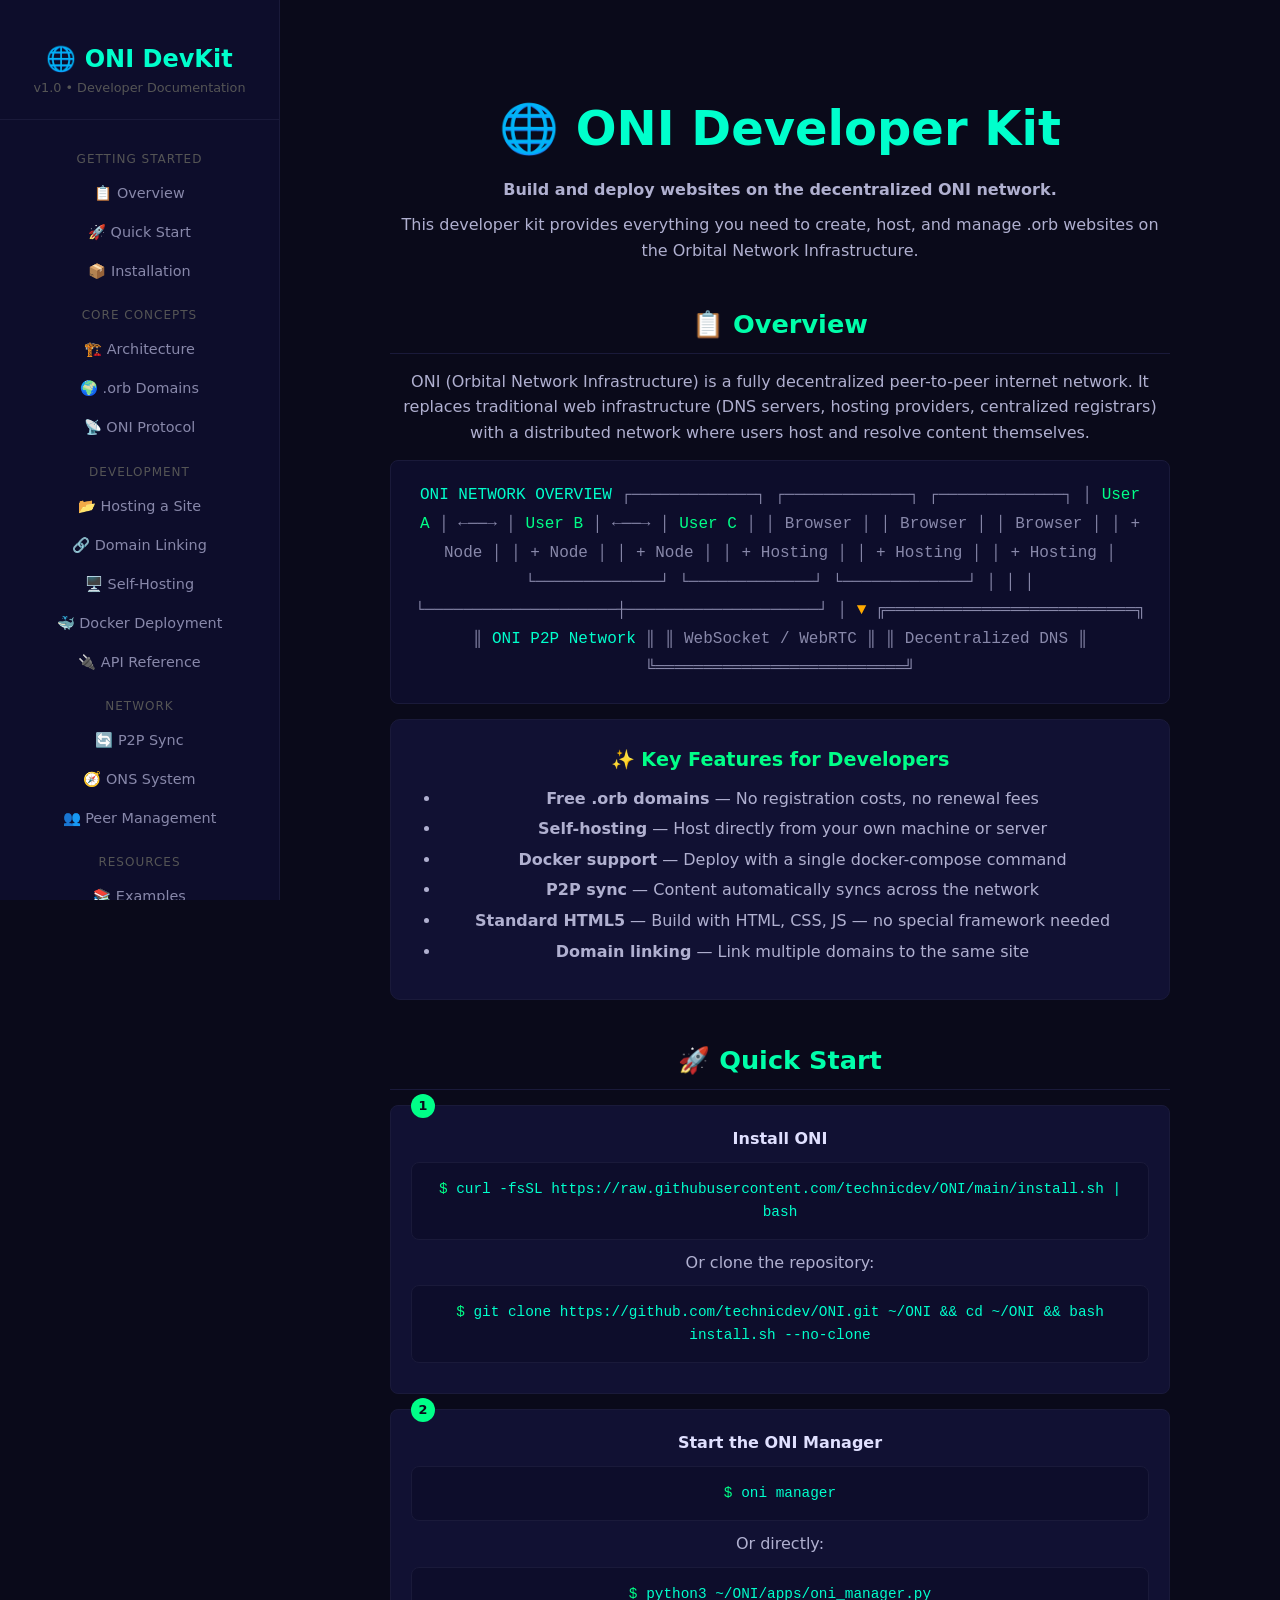
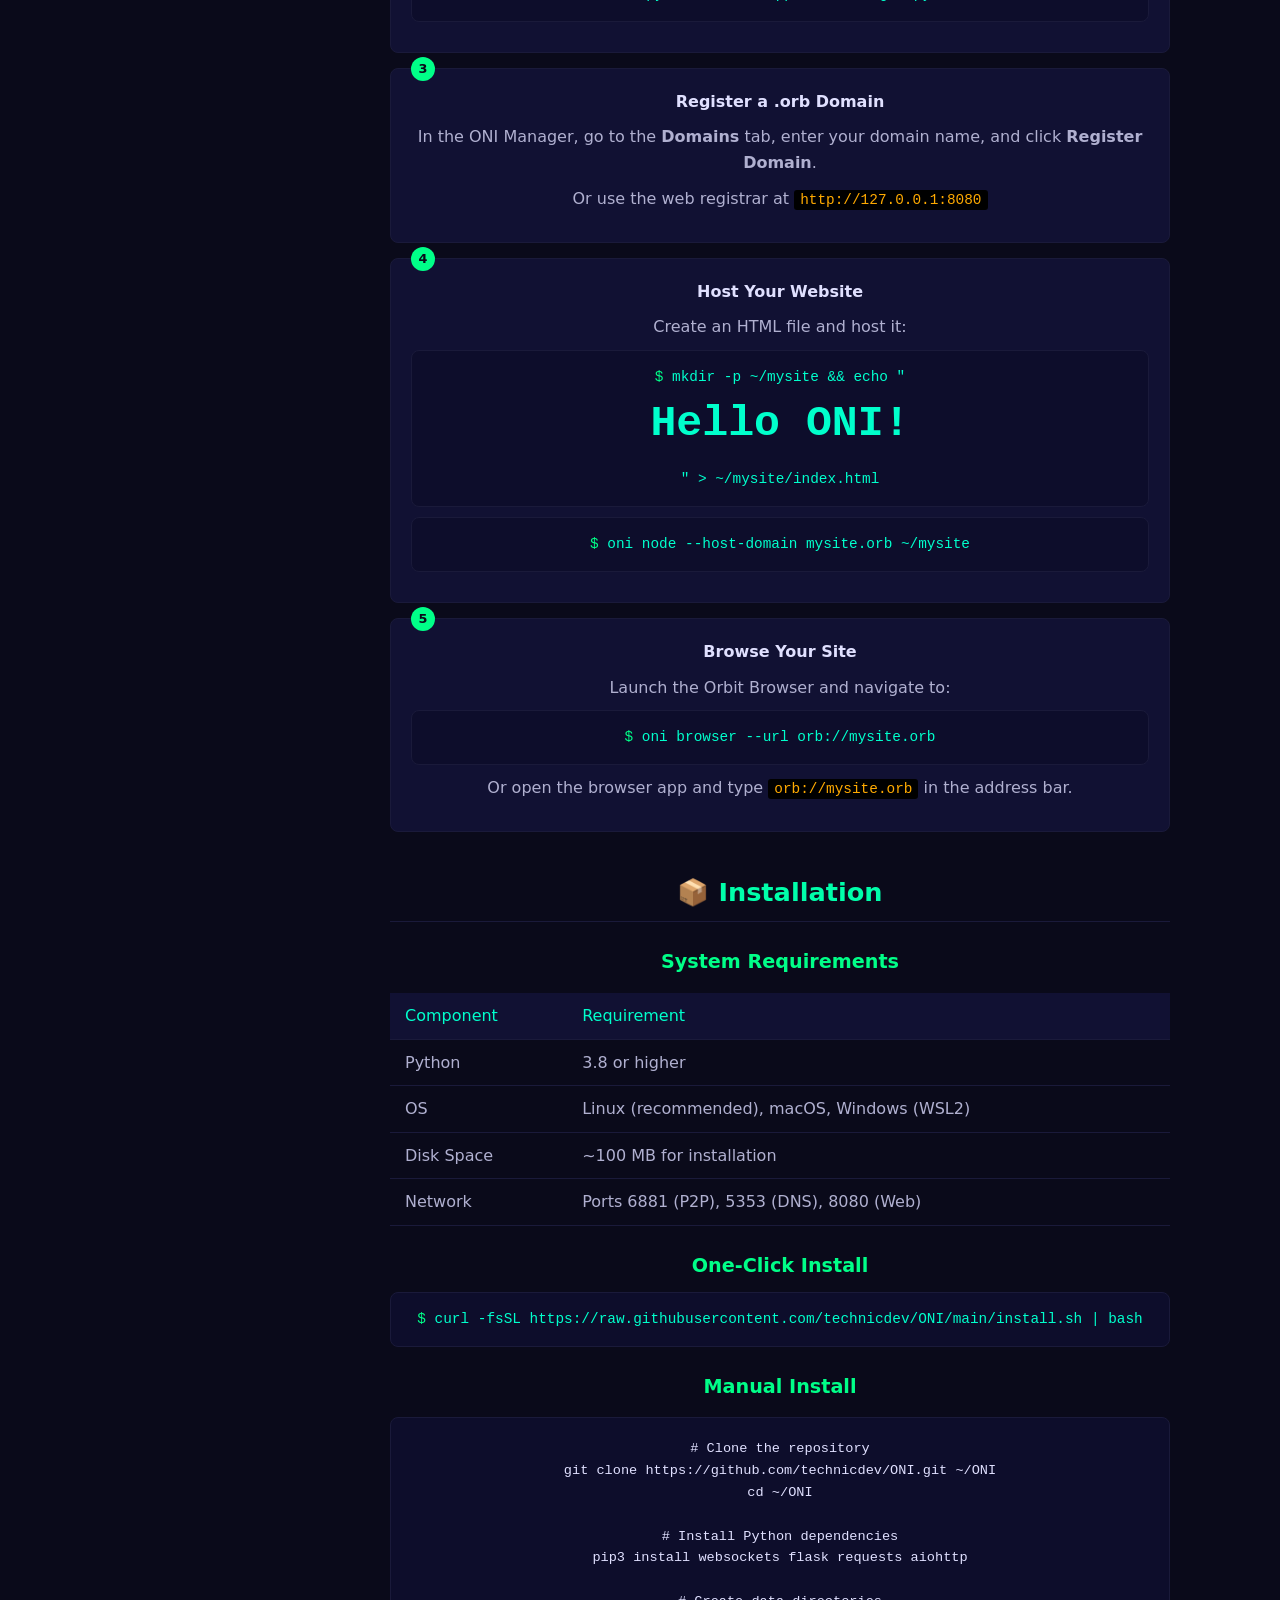
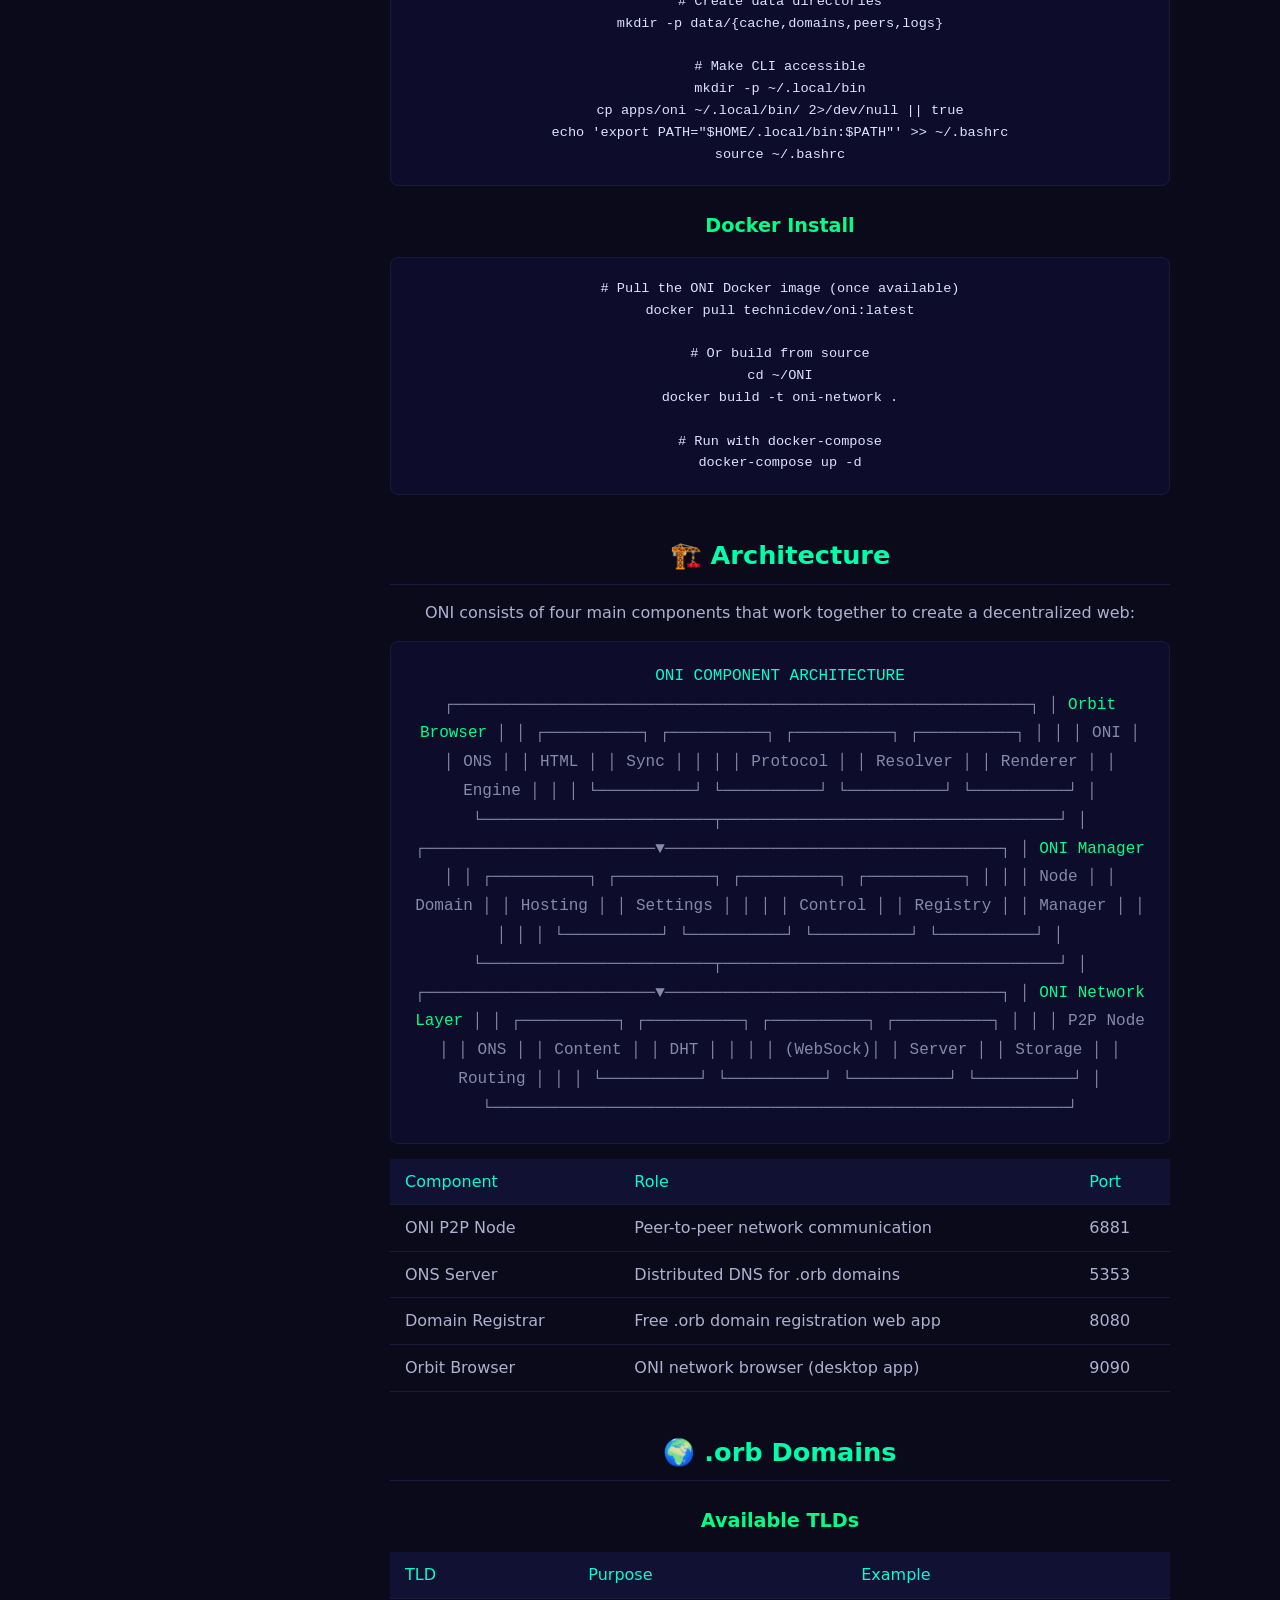
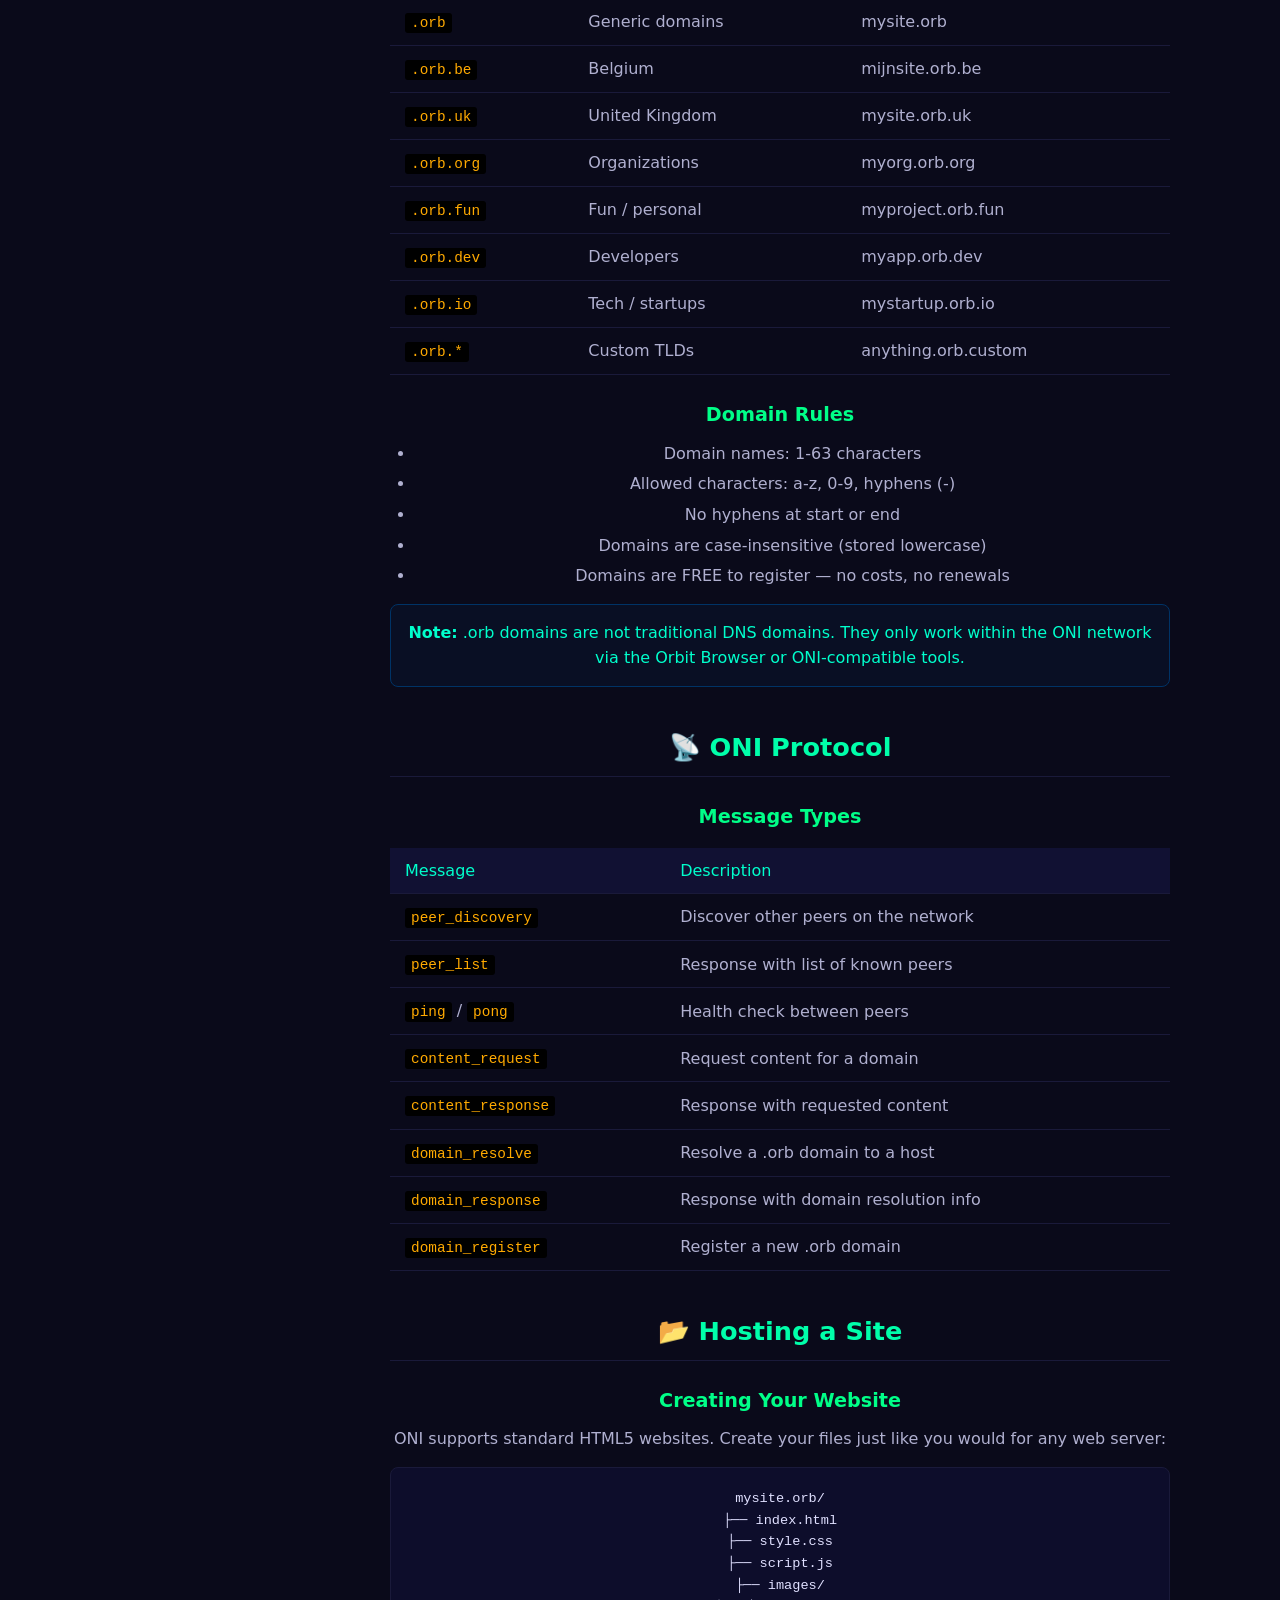
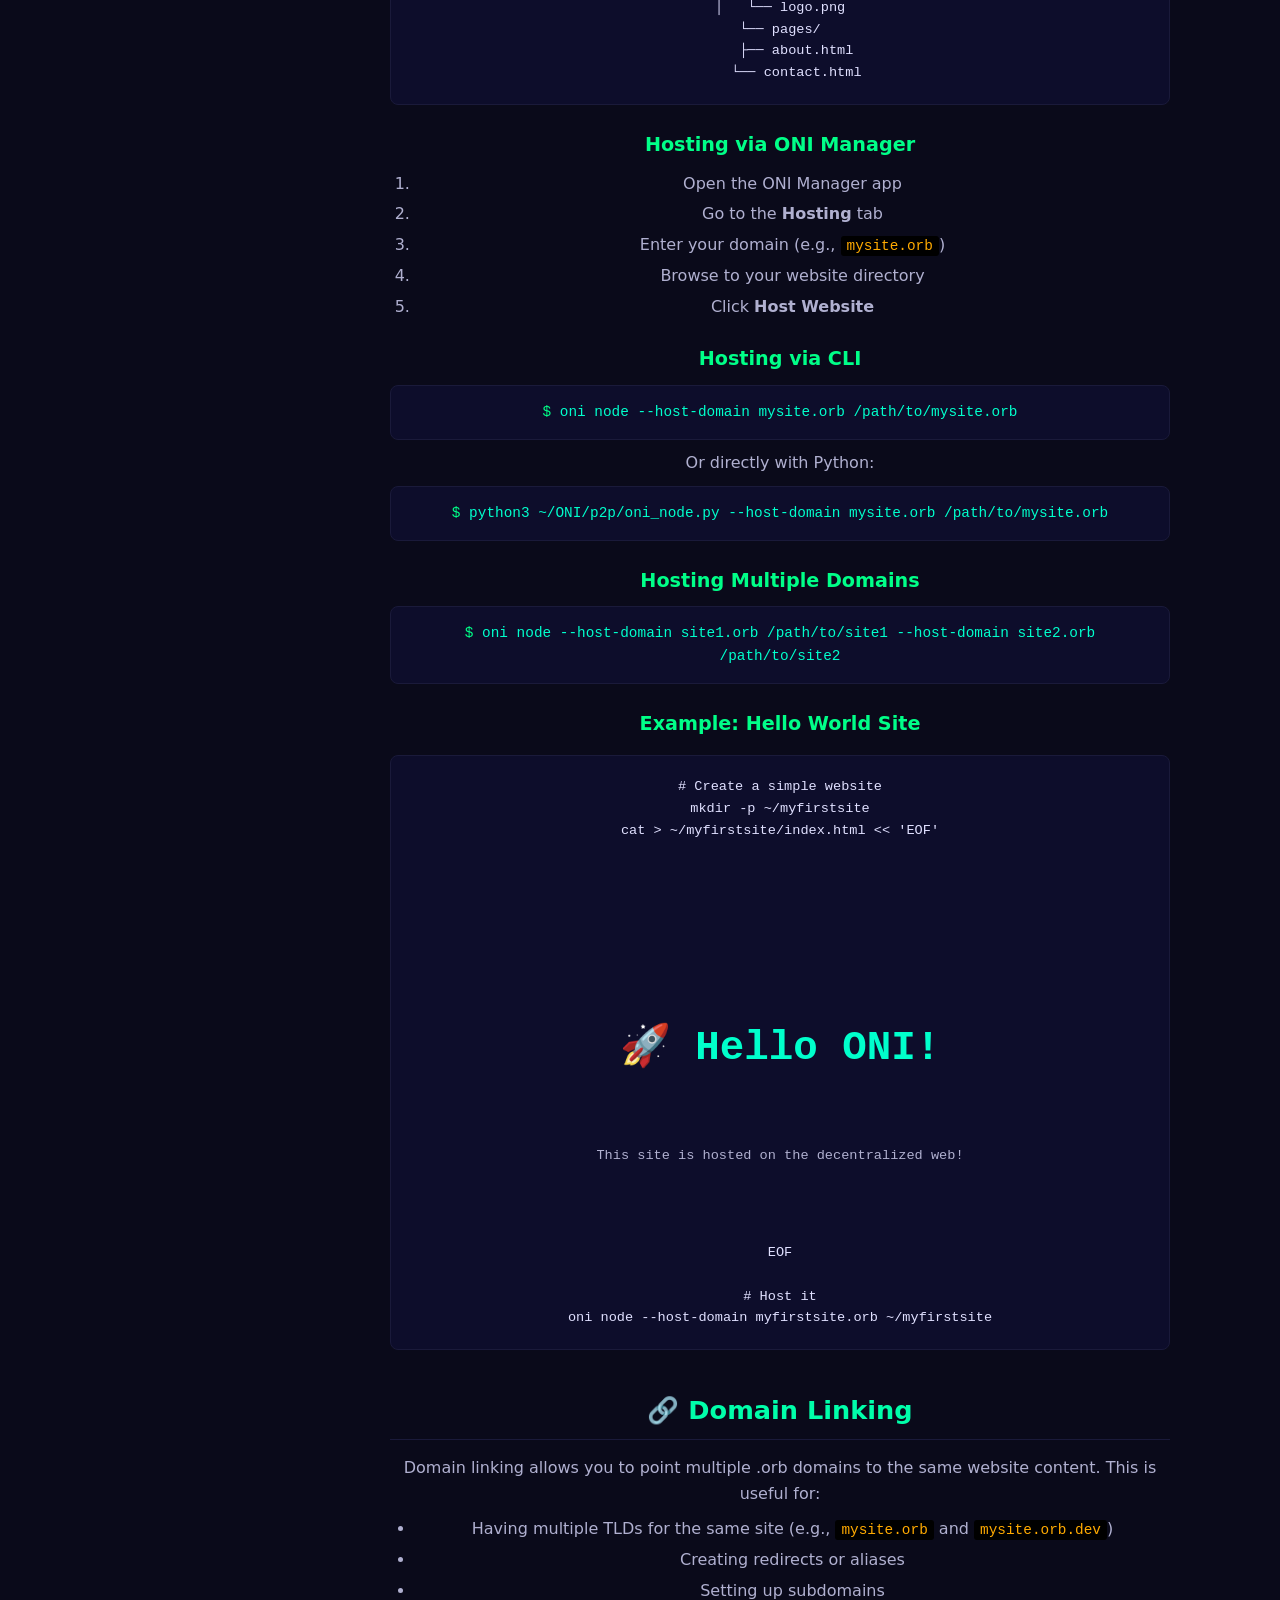
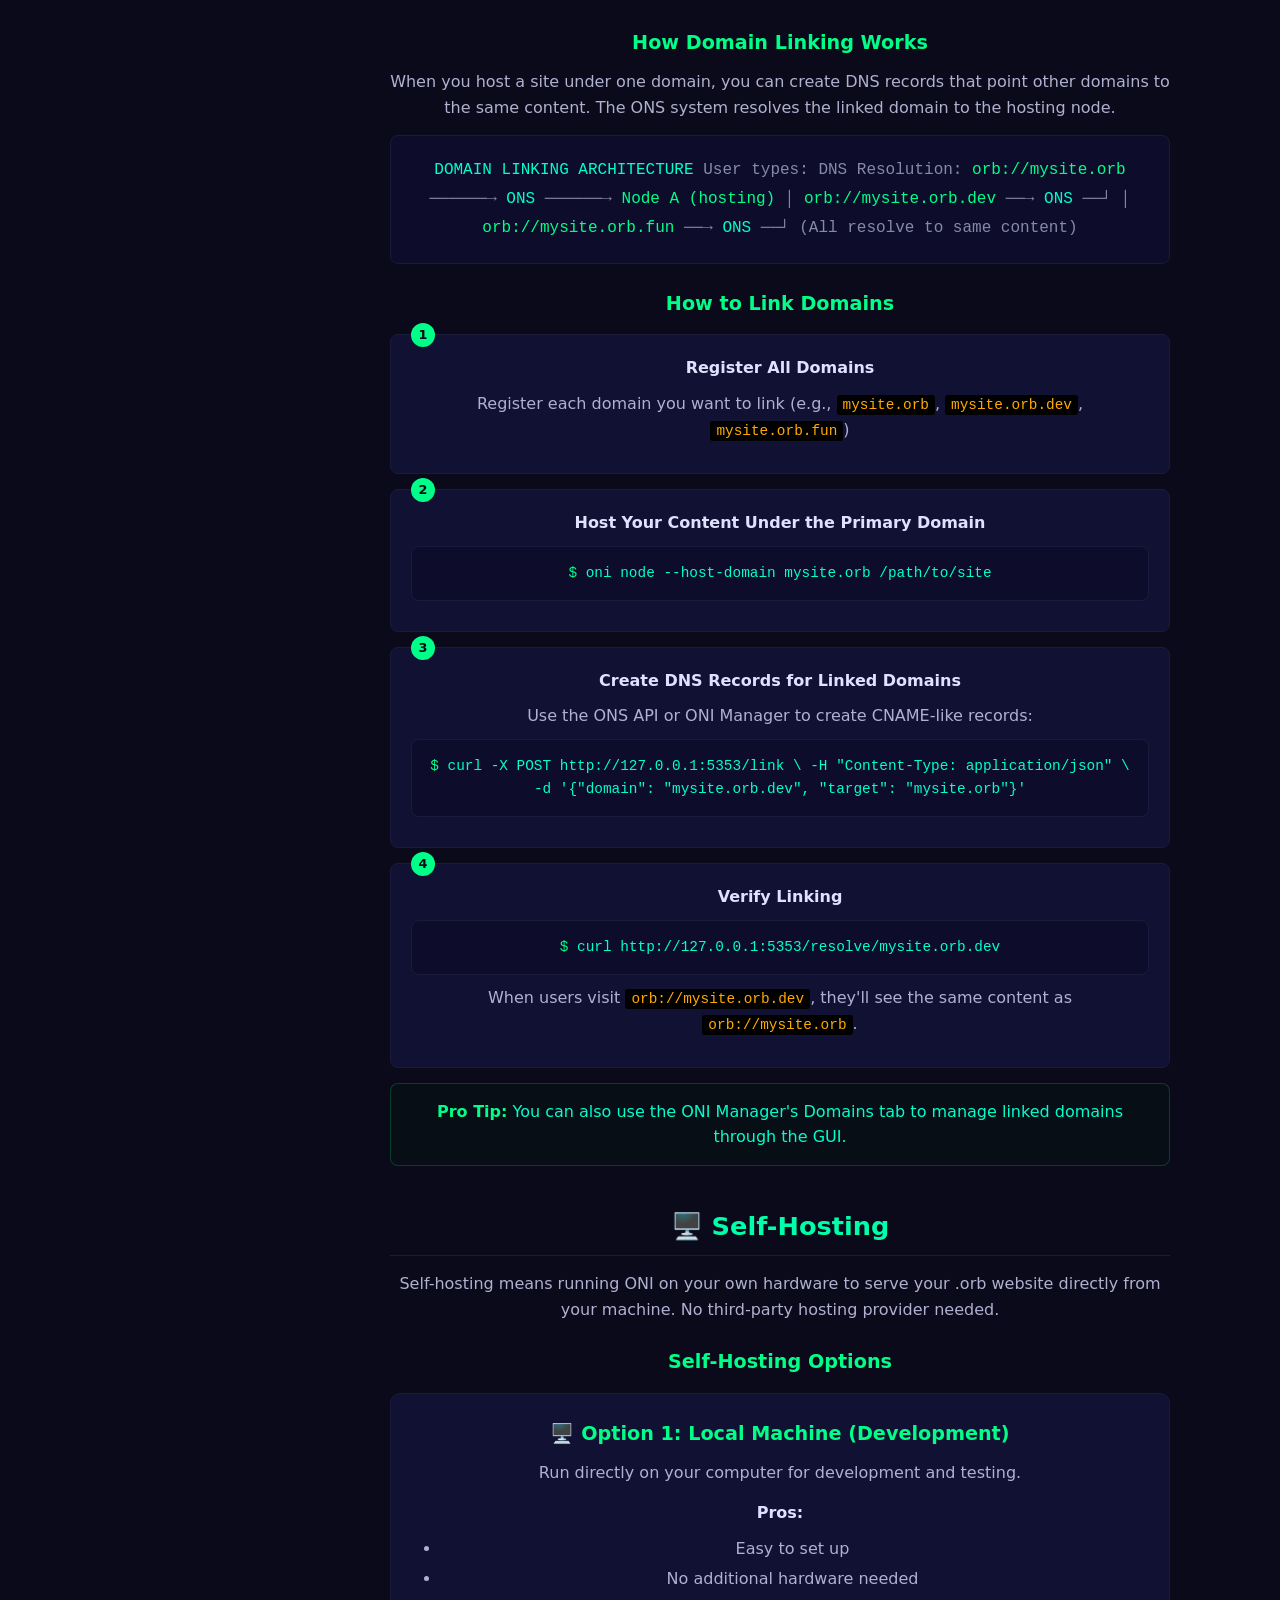
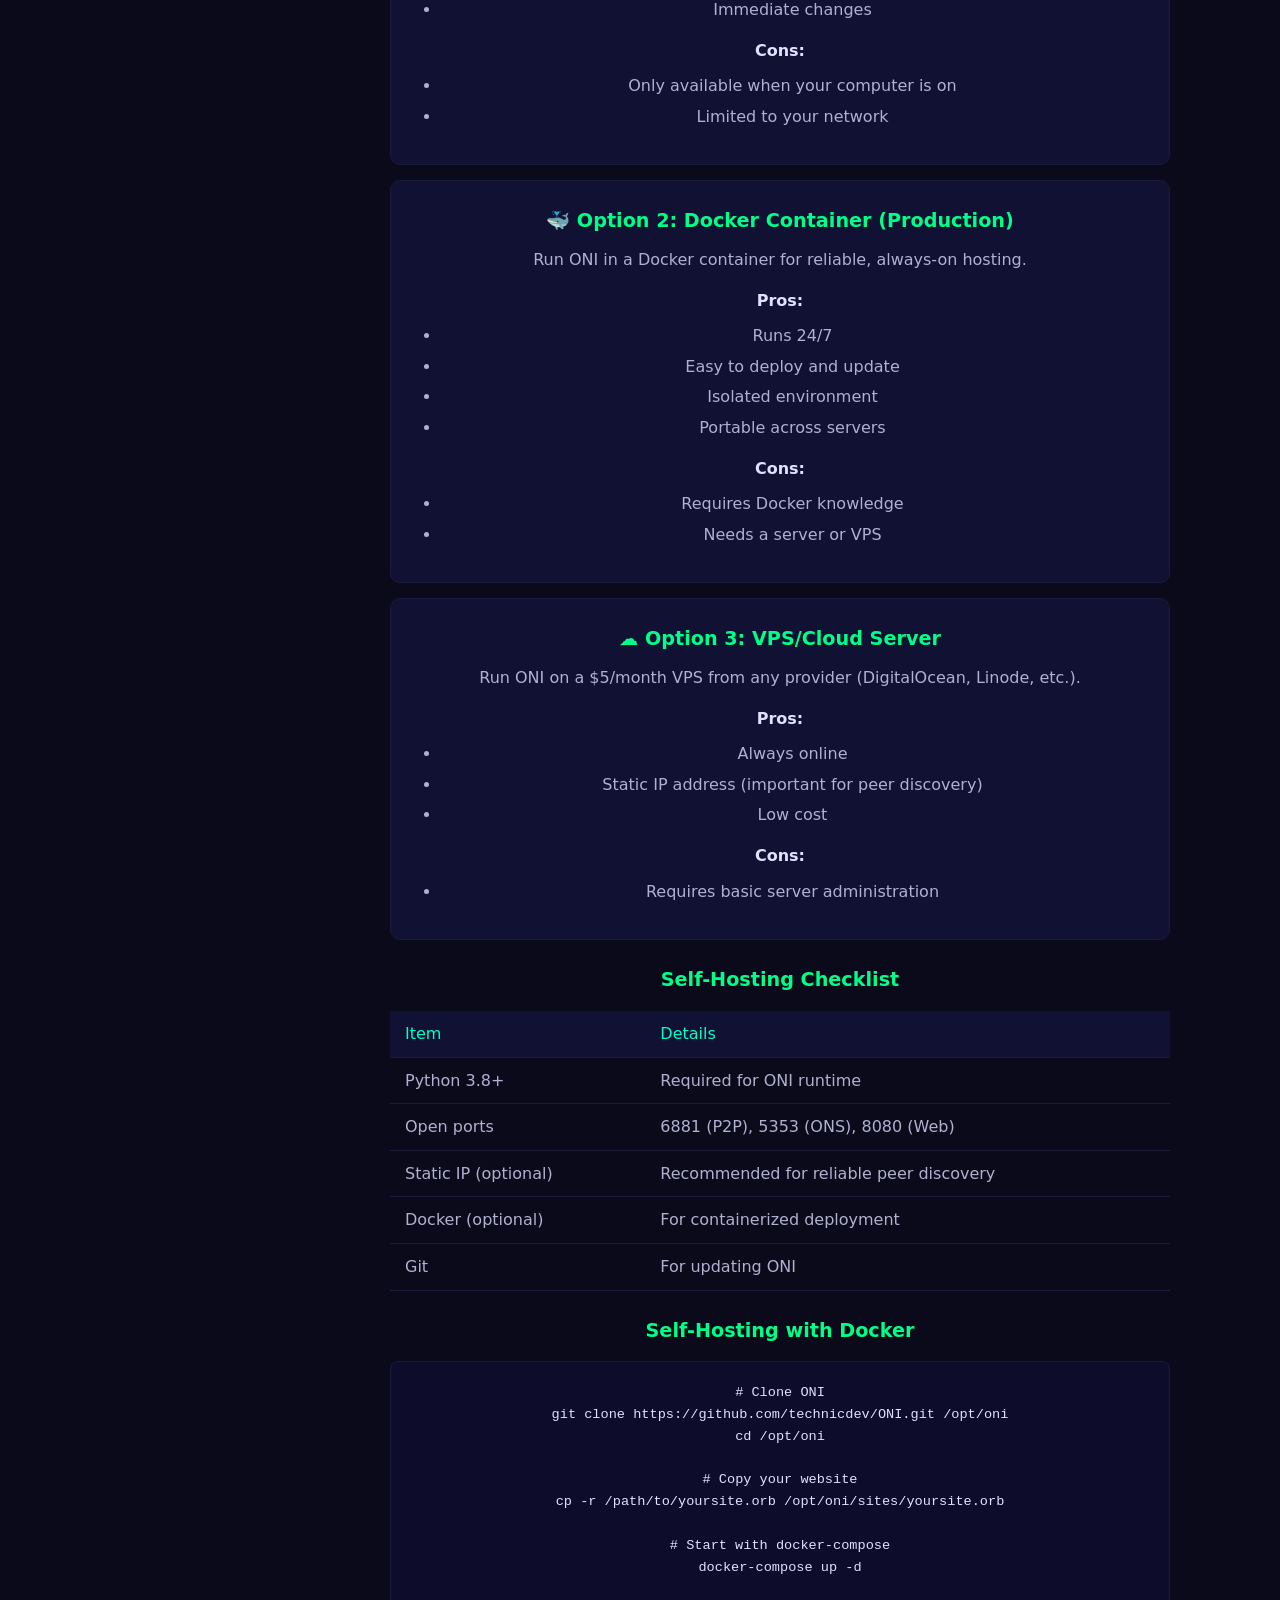
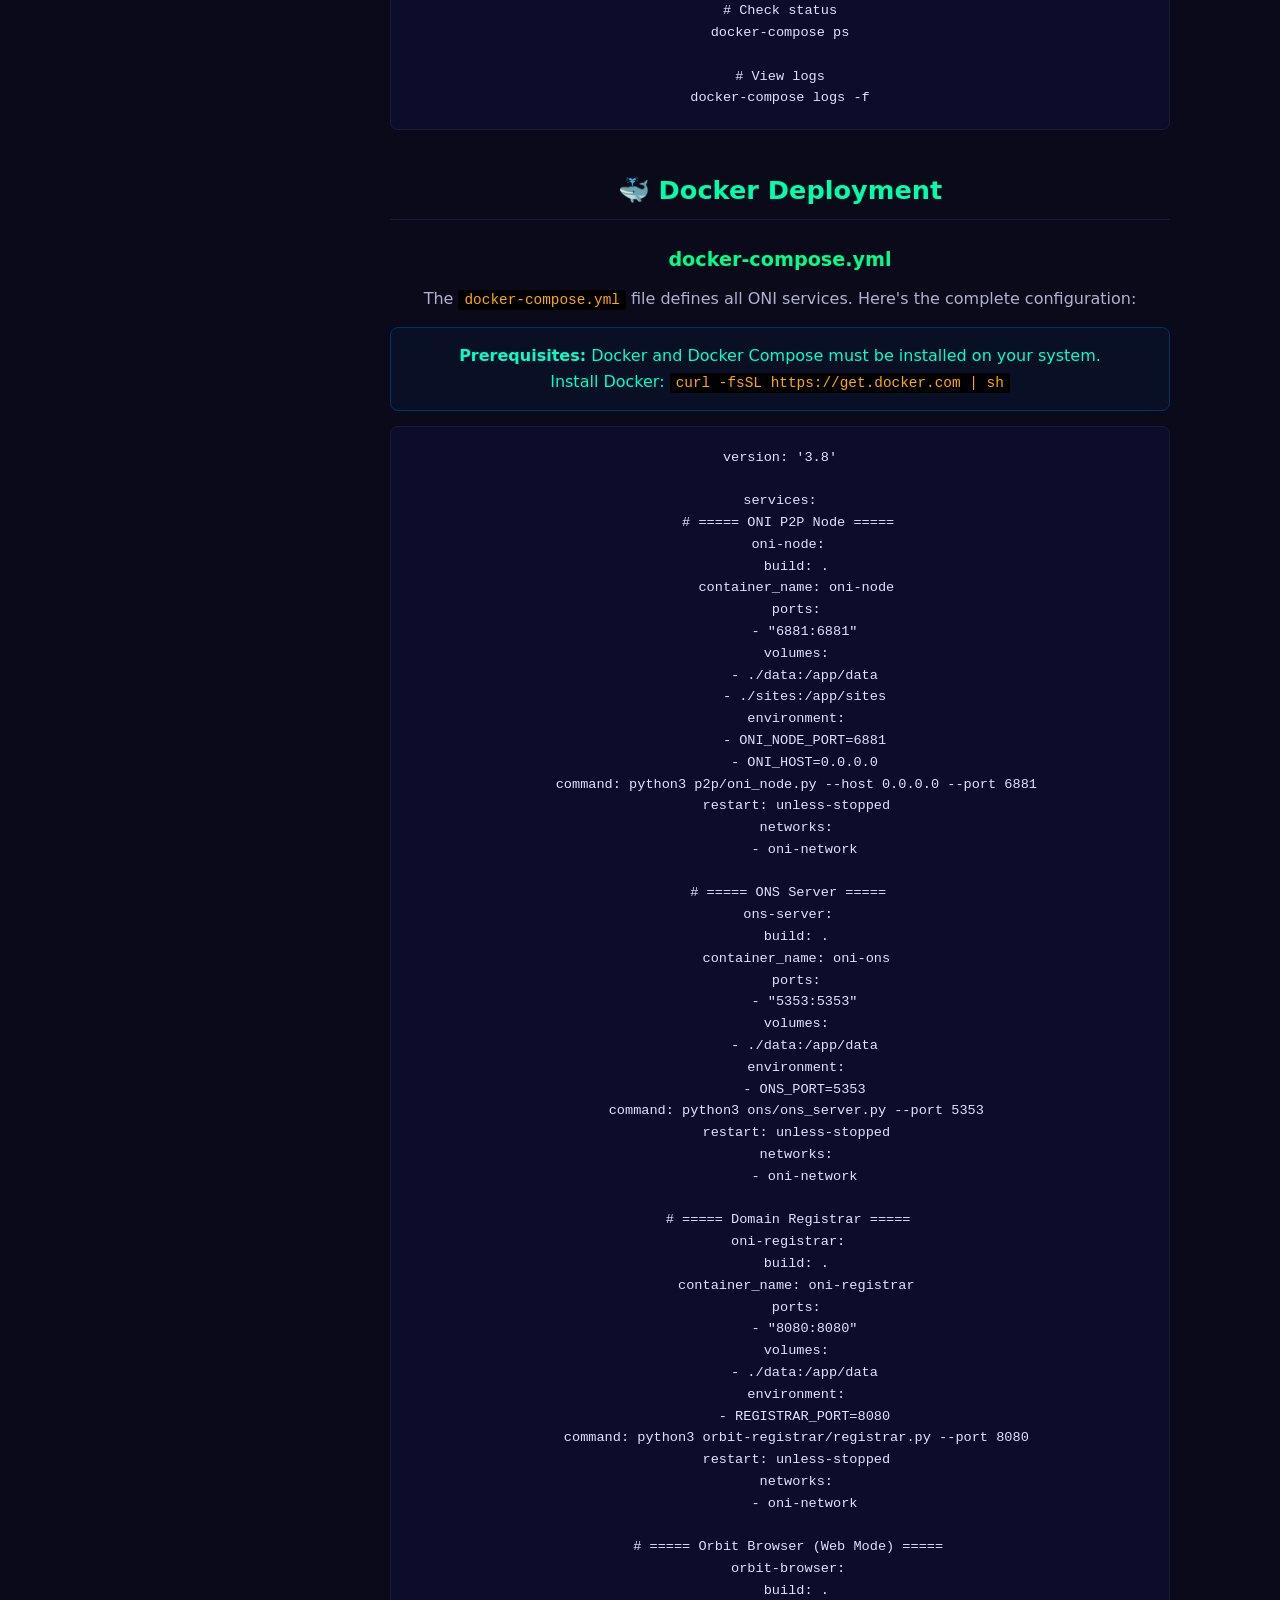
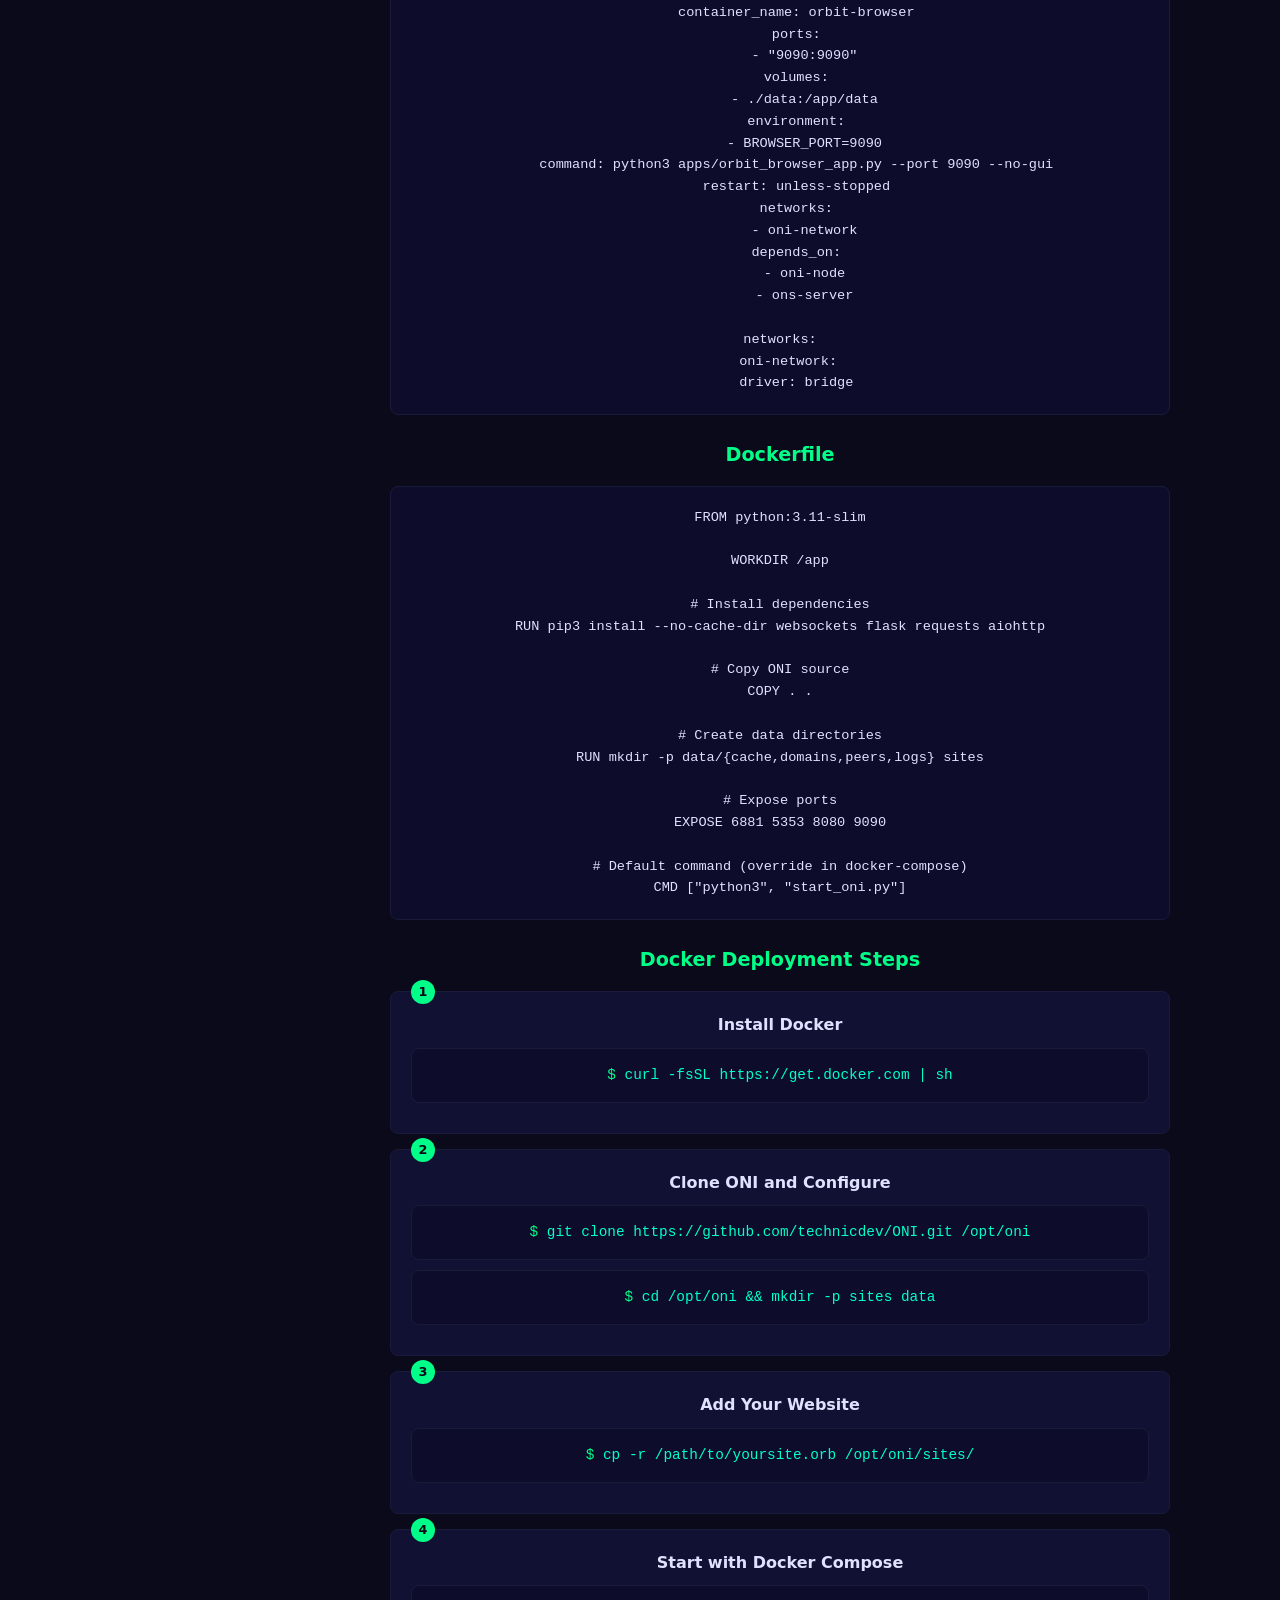
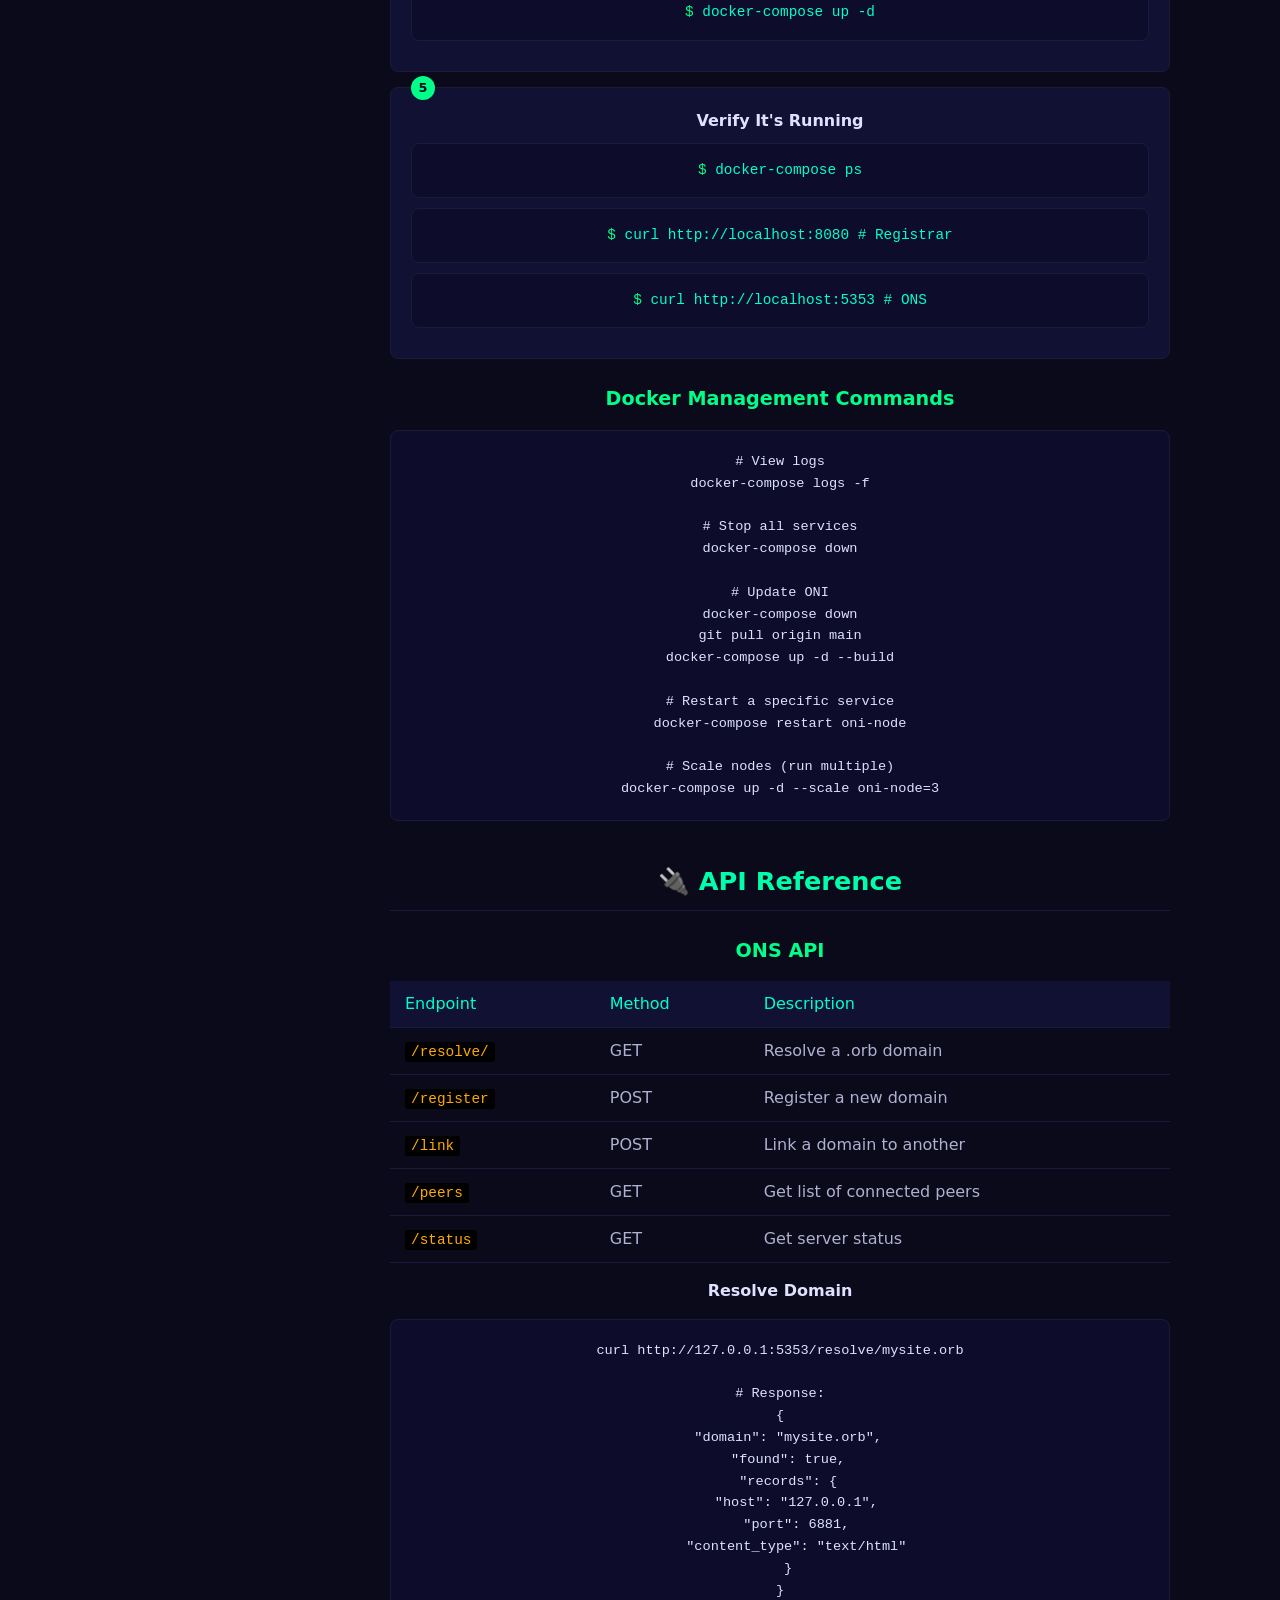
<file: ONI_DevKit/index.html>
<!DOCTYPE html>
<html lang="en">
<head>
    <meta charset="UTF-8">
    <meta name="viewport" content="width=device-width, initial-scale=1.0">
    <title>ONI DevKit - Developer Documentation</title>
    <style>
        * { margin: 0; padding: 0; box-sizing: border-box; }
        body { font-family: 'Segoe UI', system-ui, -apple-system, sans-serif; 
               background: #0a0a1a; color: #e0e0ff; line-height: 1.6; }
        
        .sidebar { position: fixed; left: 0; top: 0; width: 280px; height: 100vh;
                   background: #0d0d2b; border-right: 1px solid #1a1a3a; overflow-y: auto;
                   padding: 20px 0; z-index: 100; }
        .sidebar h2 { color: #00ffcc; font-size: 1.1em; padding: 10px 20px; 
                      border-bottom: 1px solid #1a1a3a; margin-bottom: 10px; }
        .sidebar a { display: block; padding: 8px 20px; color: #8888aa; text-decoration: none;
                     font-size: 0.9em; transition: all 0.2s; }
        .sidebar a:hover { color: #00ff88; background: #111133; }
        .sidebar a.active { color: #00ffcc; background: #1a1a3a; border-left: 3px solid #00ff88; }
        .sidebar .section-label { padding: 15px 20px 5px; color: #555; font-size: 0.75em;
                                  text-transform: uppercase; letter-spacing: 1px; }
        .sidebar-logo { padding: 20px; text-align: center; border-bottom: 1px solid #1a1a3a;
                        margin-bottom: 15px; }
        .sidebar-logo .logo { font-size: 1.5em; color: #00ffcc; font-weight: bold; }
        .sidebar-logo .version { color: #555; font-size: 0.8em; }
        
        .main { margin-left: 280px; padding: 40px 60px; max-width: 900px; }
        
        h1 { font-size: 2.2em; color: #00ffcc; margin-bottom: 10px; }
        h2 { font-size: 1.6em; color: #00ffaa; margin: 40px 0 15px; padding-bottom: 8px;
             border-bottom: 1px solid #1a1a3a; }
        h3 { font-size: 1.2em; color: #00ff88; margin: 25px 0 10px; }
        h4 { color: #e0e0ff; margin: 15px 0 5px; }
        
        p { margin: 10px 0; color: #b0b0d0; }
        
        code { background: #000; color: #ffaa00; padding: 2px 6px; border-radius: 3px; 
               font-family: 'Courier New', monospace; font-size: 0.9em; }
        pre { background: #0d0d2b; border: 1px solid #1a1a3a; border-radius: 8px; 
              padding: 20px; margin: 15px 0; overflow-x: auto; }
        pre code { background: transparent; color: #e0e0ff; padding: 0; font-size: 0.85em; }
        
        .note { background: #00336622; border: 1px solid #003366; border-radius: 8px; 
                padding: 15px; margin: 15px 0; }
        .note strong { color: #00ffcc; }
        
        .tip { background: #00330022; border: 1px solid #00ff8833; border-radius: 8px; 
               padding: 15px; margin: 15px 0; }
        .tip strong { color: #00ff88; }
        
        .warning { background: #33330022; border: 1px solid #ffaa0033; border-radius: 8px; 
                   padding: 15px; margin: 15px 0; }
        .warning strong { color: #ffaa00; }
        
        table { width: 100%; border-collapse: collapse; margin: 15px 0; }
        th, td { padding: 10px 15px; text-align: left; border-bottom: 1px solid #1a1a3a; }
        th { background: #111133; color: #00ffcc; font-weight: normal; }
        td { color: #b0b0d0; }
        tr:hover td { background: #11113355; }
        
        .step { background: #111133; border: 1px solid #1a1a3a; border-radius: 8px; 
                padding: 20px; margin: 15px 0; position: relative; }
        .step .number { position: absolute; top: -12px; left: 20px; background: #00ff88;
                       color: #0a0a1a; width: 24px; height: 24px; border-radius: 50%;
                       text-align: center; font-size: 0.8em; font-weight: bold; line-height: 24px; }
        .step h4 { margin-top: 0; padding-left: 0; }
        
        .badge { display: inline-block; background: #003366; color: #00ffcc; 
                 padding: 3px 10px; border-radius: 4px; font-size: 0.8em; margin: 2px; }
        .badge-success { background: #003300; color: #00ff88; }
        .badge-warning { background: #333300; color: #ffaa00; }
        
        ul, ol { margin: 10px 0; padding-left: 25px; }
        li { margin: 5px 0; color: #b0b0d0; }
        
        .card { background: #111133; border: 1px solid #1a1a3a; border-radius: 10px; 
                padding: 25px; margin: 15px 0; }
        .card h3 { margin-top: 0; }
        
        .cmd { background: #0d0d2b; border: 1px solid #1a1a3a; border-radius: 8px; 
               padding: 15px; margin: 10px 0; font-family: 'Courier New', monospace;
               color: #00ffcc; font-size: 0.9em; }
        .cmd::before { content: "$ "; color: #00ff88; }
        
        .diagram { background: #0d0d2b; border: 1px solid #1a1a3a; border-radius: 8px; 
                   padding: 20px; margin: 15px 0; font-family: 'Courier New', monospace;
                   color: #8888aa; text-align: center; line-height: 1.8; }
        .diagram .highlight { color: #00ffcc; }
        .diagram .arrow { color: #ffaa00; }
        .diagram .node { color: #00ff88; }
        .diagram .label { color: #8888aa; }
        
        .footer { text-align: center; padding: 40px; color: #444; font-size: 0.85em;
                  border-top: 1px solid #1a1a3a; margin-top: 60px; }
        
        @media (max-width: 768px) {
            .sidebar { display: none; }
            .main { margin-left: 0; padding: 20px; }
        }
        
        /* Syntax highlighting */
        .keyword { color: #ff77ff; }
        .string { color: #ffaa00; }
        .comment { color: #555; }
        .function { color: #00ffcc; }
        .variable { color: #00ff88; }
        .number { color: #ff77ff; }
        .operator { color: #ffaa00; }
    </style>
</head>
<body>

<!-- Sidebar -->
<div class="sidebar">
    <div class="sidebar-logo">
        <div class="logo">🌐 ONI DevKit</div>
        <div class="version">v1.0 • Developer Documentation</div>
    </div>
    
    <div class="section-label">Getting Started</div>
    <a href="#overview" class="active">📋 Overview</a>
    <a href="#quickstart">🚀 Quick Start</a>
    <a href="#installation">📦 Installation</a>
    
    <div class="section-label">Core Concepts</div>
    <a href="#architecture">🏗️ Architecture</a>
    <a href="#domains">🌍 .orb Domains</a>
    <a href="#protocol">📡 ONI Protocol</a>
    
    <div class="section-label">Development</div>
    <a href="#hosting">📂 Hosting a Site</a>
    <a href="#domain-linking">🔗 Domain Linking</a>
    <a href="#self-hosting">🖥️ Self-Hosting</a>
    <a href="#docker">🐳 Docker Deployment</a>
    <a href="#api">🔌 API Reference</a>
    
    <div class="section-label">Network</div>
    <a href="#p2p-sync">🔄 P2P Sync</a>
    <a href="#ons">🧭 ONS System</a>
    <a href="#peers">👥 Peer Management</a>
    
    <div class="section-label">Resources</div>
    <a href="#examples">📚 Examples</a>
    <a href="#troubleshooting">🔧 Troubleshooting</a>
    <a href="#faq">❓ FAQ</a>
</div>

<!-- Main Content -->
<div class="main">

<h1>🌐 ONI Developer Kit</h1>
<p><strong>Build and deploy websites on the decentralized ONI network.</strong></p>
<p>This developer kit provides everything you need to create, host, and manage .orb websites on the Orbital Network Infrastructure.</p>

<!-- Overview -->
<h2 id="overview">📋 Overview</h2>
<p>ONI (Orbital Network Infrastructure) is a fully decentralized peer-to-peer internet network. It replaces traditional web infrastructure (DNS servers, hosting providers, centralized registrars) with a distributed network where users host and resolve content themselves.</p>

<div class="diagram">
<span class="highlight">ONI NETWORK OVERVIEW</span>

┌─────────────┐     ┌─────────────┐     ┌─────────────┐
│  <span class="node">User A</span>      │ ←──→ │  <span class="node">User B</span>      │ ←──→ │  <span class="node">User C</span>      │
│  Browser     │     │  Browser     │     │  Browser     │
│  + Node      │     │  + Node      │     │  + Node      │
│  + Hosting   │     │  + Hosting   │     │  + Hosting   │
└─────────────┘     └─────────────┘     └─────────────┘
       │                    │                    │
       └────────────────────┼────────────────────┘
                           │
                    <span class="arrow">▼</span>
          ╔══════════════════════════╗
          ║   <span class="highlight">ONI P2P Network</span>       ║
          ║   WebSocket / WebRTC     ║
          ║   Decentralized DNS      ║
          ╚══════════════════════════╝
</div>

<div class="card">
    <h3>✨ Key Features for Developers</h3>
    <ul>
        <li><strong>Free .orb domains</strong> — No registration costs, no renewal fees</li>
        <li><strong>Self-hosting</strong> — Host directly from your own machine or server</li>
        <li><strong>Docker support</strong> — Deploy with a single docker-compose command</li>
        <li><strong>P2P sync</strong> — Content automatically syncs across the network</li>
        <li><strong>Standard HTML5</strong> — Build with HTML, CSS, JS — no special framework needed</li>
        <li><strong>Domain linking</strong> — Link multiple domains to the same site</li>
    </ul>
</div>

<!-- Quick Start -->
<h2 id="quickstart">🚀 Quick Start</h2>

<div class="step">
    <div class="number">1</div>
    <h4>Install ONI</h4>
    <div class="cmd">curl -fsSL https://raw.githubusercontent.com/technicdev/ONI/main/install.sh | bash</div>
    <p>Or clone the repository:</p>
    <div class="cmd">git clone https://github.com/technicdev/ONI.git ~/ONI && cd ~/ONI && bash install.sh --no-clone</div>
</div>

<div class="step">
    <div class="number">2</div>
    <h4>Start the ONI Manager</h4>
    <div class="cmd">oni manager</div>
    <p>Or directly:</p>
    <div class="cmd">python3 ~/ONI/apps/oni_manager.py</div>
</div>

<div class="step">
    <div class="number">3</div>
    <h4>Register a .orb Domain</h4>
    <p>In the ONI Manager, go to the <strong>Domains</strong> tab, enter your domain name, and click <strong>Register Domain</strong>.</p>
    <p>Or use the web registrar at <code>http://127.0.0.1:8080</code></p>
</div>

<div class="step">
    <div class="number">4</div>
    <h4>Host Your Website</h4>
    <p>Create an HTML file and host it:</p>
    <div class="cmd">mkdir -p ~/mysite && echo "<h1>Hello ONI!</h1>" > ~/mysite/index.html</div>
    <div class="cmd">oni node --host-domain mysite.orb ~/mysite</div>
</div>

<div class="step">
    <div class="number">5</div>
    <h4>Browse Your Site</h4>
    <p>Launch the Orbit Browser and navigate to:</p>
    <div class="cmd">oni browser --url orb://mysite.orb</div>
    <p>Or open the browser app and type <code>orb://mysite.orb</code> in the address bar.</p>
</div>

<!-- Installation -->
<h2 id="installation">📦 Installation</h2>

<h3>System Requirements</h3>
<table>
    <tr><th>Component</th><th>Requirement</th></tr>
    <tr><td>Python</td><td>3.8 or higher</td></tr>
    <tr><td>OS</td><td>Linux (recommended), macOS, Windows (WSL2)</td></tr>
    <tr><td>Disk Space</td><td>~100 MB for installation</td></tr>
    <tr><td>Network</td><td>Ports 6881 (P2P), 5353 (DNS), 8080 (Web)</td></tr>
</table>

<h3>One-Click Install</h3>
<div class="cmd">curl -fsSL https://raw.githubusercontent.com/technicdev/ONI/main/install.sh | bash</div>

<h3>Manual Install</h3>
<pre><code># Clone the repository
git clone https://github.com/technicdev/ONI.git ~/ONI
cd ~/ONI

# Install Python dependencies
pip3 install websockets flask requests aiohttp

# Create data directories
mkdir -p data/{cache,domains,peers,logs}

# Make CLI accessible
mkdir -p ~/.local/bin
cp apps/oni ~/.local/bin/ 2>/dev/null || true
echo 'export PATH="$HOME/.local/bin:$PATH"' >> ~/.bashrc
source ~/.bashrc</code></pre>

<h3>Docker Install</h3>
<pre><code># Pull the ONI Docker image (once available)
docker pull technicdev/oni:latest

# Or build from source
cd ~/ONI
docker build -t oni-network .

# Run with docker-compose
docker-compose up -d</code></pre>

<!-- Architecture -->
<h2 id="architecture">🏗️ Architecture</h2>

<p>ONI consists of four main components that work together to create a decentralized web:</p>

<div class="diagram">
<span class="highlight">ONI COMPONENT ARCHITECTURE</span>

┌────────────────────────────────────────────────────────────┐
│                    <span class="node">Orbit Browser</span>                           │
│  ┌──────────┐  ┌──────────┐  ┌──────────┐  ┌──────────┐  │
│  │ ONI      │  │ ONS      │  │ HTML     │  │ Sync     │  │
│  │ Protocol │  │ Resolver │  │ Renderer │  │ Engine   │  │
│  └──────────┘  └──────────┘  └──────────┘  └──────────┘  │
└────────────────────────┬───────────────────────────────────┘
                         │
┌────────────────────────▼───────────────────────────────────┐
│                    <span class="node">ONI Manager</span>                            │
│  ┌──────────┐  ┌──────────┐  ┌──────────┐  ┌──────────┐  │
│  │ Node     │  │ Domain   │  │ Hosting  │  │ Settings │  │
│  │ Control  │  │ Registry │  │ Manager  │  │          │  │
│  └──────────┘  └──────────┘  └──────────┘  └──────────┘  │
└────────────────────────┬───────────────────────────────────┘
                         │
┌────────────────────────▼───────────────────────────────────┐
│                    <span class="node">ONI Network Layer</span>                        │
│  ┌──────────┐  ┌──────────┐  ┌──────────┐  ┌──────────┐  │
│  │ P2P Node │  │ ONS      │  │ Content  │  │ DHT      │  │
│  │ (WebSock)│  │ Server   │  │ Storage  │  │ Routing  │  │
│  └──────────┘  └──────────┘  └──────────┘  └──────────┘  │
└────────────────────────────────────────────────────────────┘
</div>

<table>
    <tr><th>Component</th><th>Role</th><th>Port</th></tr>
    <tr><td>ONI P2P Node</td><td>Peer-to-peer network communication</td><td>6881</td></tr>
    <tr><td>ONS Server</td><td>Distributed DNS for .orb domains</td><td>5353</td></tr>
    <tr><td>Domain Registrar</td><td>Free .orb domain registration web app</td><td>8080</td></tr>
    <tr><td>Orbit Browser</td><td>ONI network browser (desktop app)</td><td>9090</td></tr>
</table>

<!-- Domains -->
<h2 id="domains">🌍 .orb Domains</h2>

<h3>Available TLDs</h3>
<table>
    <tr><th>TLD</th><th>Purpose</th><th>Example</th></tr>
    <tr><td><code>.orb</code></td><td>Generic domains</td><td>mysite.orb</td></tr>
    <tr><td><code>.orb.be</code></td><td>Belgium</td><td>mijnsite.orb.be</td></tr>
    <tr><td><code>.orb.uk</code></td><td>United Kingdom</td><td>mysite.orb.uk</td></tr>
    <tr><td><code>.orb.org</code></td><td>Organizations</td><td>myorg.orb.org</td></tr>
    <tr><td><code>.orb.fun</code></td><td>Fun / personal</td><td>myproject.orb.fun</td></tr>
    <tr><td><code>.orb.dev</code></td><td>Developers</td><td>myapp.orb.dev</td></tr>
    <tr><td><code>.orb.io</code></td><td>Tech / startups</td><td>mystartup.orb.io</td></tr>
    <tr><td><code>.orb.*</code></td><td>Custom TLDs</td><td>anything.orb.custom</td></tr>
</table>

<h3>Domain Rules</h3>
<ul>
    <li>Domain names: 1-63 characters</li>
    <li>Allowed characters: a-z, 0-9, hyphens (-)</li>
    <li>No hyphens at start or end</li>
    <li>Domains are case-insensitive (stored lowercase)</li>
    <li>Domains are FREE to register — no costs, no renewals</li>
</ul>

<div class="note">
    <strong>Note:</strong> .orb domains are not traditional DNS domains. They only work within the ONI network via the Orbit Browser or ONI-compatible tools.
</div>

<!-- Protocol -->
<h2 id="protocol">📡 ONI Protocol</h2>

<h3>Message Types</h3>
<table>
    <tr><th>Message</th><th>Description</th></tr>
    <tr><td><code>peer_discovery</code></td><td>Discover other peers on the network</td></tr>
    <tr><td><code>peer_list</code></td><td>Response with list of known peers</td></tr>
    <tr><td><code>ping</code> / <code>pong</code></td><td>Health check between peers</td></tr>
    <tr><td><code>content_request</code></td><td>Request content for a domain</td></tr>
    <tr><td><code>content_response</code></td><td>Response with requested content</td></tr>
    <tr><td><code>domain_resolve</code></td><td>Resolve a .orb domain to a host</td></tr>
    <tr><td><code>domain_response</code></td><td>Response with domain resolution info</td></tr>
    <tr><td><code>domain_register</code></td><td>Register a new .orb domain</td></tr>
</table>

<!-- Hosting -->
<h2 id="hosting">📂 Hosting a Site</h2>

<h3>Creating Your Website</h3>
<p>ONI supports standard HTML5 websites. Create your files just like you would for any web server:</p>

<pre><code>mysite.orb/
├── index.html
├── style.css
├── script.js
├── images/
│   └── logo.png
└── pages/
    ├── about.html
    └── contact.html</code></pre>

<h3>Hosting via ONI Manager</h3>
<ol>
    <li>Open the ONI Manager app</li>
    <li>Go to the <strong>Hosting</strong> tab</li>
    <li>Enter your domain (e.g., <code>mysite.orb</code>)</li>
    <li>Browse to your website directory</li>
    <li>Click <strong>Host Website</strong></li>
</ol>

<h3>Hosting via CLI</h3>
<div class="cmd">oni node --host-domain mysite.orb /path/to/mysite.orb</div>
<p>Or directly with Python:</p>
<div class="cmd">python3 ~/ONI/p2p/oni_node.py --host-domain mysite.orb /path/to/mysite.orb</div>

<h3>Hosting Multiple Domains</h3>
<div class="cmd">oni node --host-domain site1.orb /path/to/site1 --host-domain site2.orb /path/to/site2</div>

<h3>Example: Hello World Site</h3>
<pre><code># Create a simple website
mkdir -p ~/myfirstsite
cat > ~/myfirstsite/index.html << 'EOF'
<!DOCTYPE html>
<html>
<head>
    <title>My First .orb Site</title>
    <style>
        body { background: #0a0a1a; color: #00ffcc; 
               font-family: system-ui; text-align: center; padding: 50px; }
        h1 { font-size: 3em; }
    </style>
</head>
<body>
    <h1>🚀 Hello ONI!</h1>
    <p>This site is hosted on the decentralized web!</p>
</body>
</html>
EOF

# Host it
oni node --host-domain myfirstsite.orb ~/myfirstsite</code></pre>

<!-- Domain Linking -->
<h2 id="domain-linking">🔗 Domain Linking</h2>

<p>Domain linking allows you to point multiple .orb domains to the same website content. This is useful for:</p>
<ul>
    <li>Having multiple TLDs for the same site (e.g., <code>mysite.orb</code> and <code>mysite.orb.dev</code>)</li>
    <li>Creating redirects or aliases</li>
    <li>Setting up subdomains</li>
</ul>

<h3>How Domain Linking Works</h3>
<p>When you host a site under one domain, you can create DNS records that point other domains to the same content. The ONS system resolves the linked domain to the hosting node.</p>

<div class="diagram">
<span class="highlight">DOMAIN LINKING ARCHITECTURE</span>

<span class="label">User types:</span>                    <span class="label">DNS Resolution:</span>
<span class="node">orb://mysite.orb</span>  ──────→  <span class="highlight">ONS</span>  ──────→  <span class="node">Node A (hosting)</span>
                                    │
<span class="node">orb://mysite.orb.dev</span>  ──→  <span class="highlight">ONS</span>  ──┘
                                    │
<span class="node">orb://mysite.orb.fun</span>  ──→  <span class="highlight">ONS</span>  ──┘  (All resolve to same content)
</div>

<h3>How to Link Domains</h3>
<div class="step">
    <div class="number">1</div>
    <h4>Register All Domains</h4>
    <p>Register each domain you want to link (e.g., <code>mysite.orb</code>, <code>mysite.orb.dev</code>, <code>mysite.orb.fun</code>)</p>
</div>

<div class="step">
    <div class="number">2</div>
    <h4>Host Your Content Under the Primary Domain</h4>
    <div class="cmd">oni node --host-domain mysite.orb /path/to/site</div>
</div>

<div class="step">
    <div class="number">3</div>
    <h4>Create DNS Records for Linked Domains</h4>
    <p>Use the ONS API or ONI Manager to create CNAME-like records:</p>
    <div class="cmd">curl -X POST http://127.0.0.1:5353/link \
  -H "Content-Type: application/json" \
  -d '{"domain": "mysite.orb.dev", "target": "mysite.orb"}'</div>
</div>

<div class="step">
    <div class="number">4</div>
    <h4>Verify Linking</h4>
    <div class="cmd">curl http://127.0.0.1:5353/resolve/mysite.orb.dev</div>
    <p>When users visit <code>orb://mysite.orb.dev</code>, they'll see the same content as <code>orb://mysite.orb</code>.</p>
</div>

<div class="tip">
    <strong>Pro Tip:</strong> You can also use the ONI Manager's Domains tab to manage linked domains through the GUI.
</div>

<!-- Self-Hosting -->
<h2 id="self-hosting">🖥️ Self-Hosting</h2>

<p>Self-hosting means running ONI on your own hardware to serve your .orb website directly from your machine. No third-party hosting provider needed.</p>

<h3>Self-Hosting Options</h3>

<div class="card">
    <h3>🖥️ Option 1: Local Machine (Development)</h3>
    <p>Run directly on your computer for development and testing.</p>
    <h4>Pros:</h4>
    <ul>
        <li>Easy to set up</li>
        <li>No additional hardware needed</li>
        <li>Immediate changes</li>
    </ul>
    <h4>Cons:</h4>
    <ul>
        <li>Only available when your computer is on</li>
        <li>Limited to your network</li>
    </ul>
</div>

<div class="card">
    <h3>🐳 Option 2: Docker Container (Production)</h3>
    <p>Run ONI in a Docker container for reliable, always-on hosting.</p>
    <h4>Pros:</h4>
    <ul>
        <li>Runs 24/7</li>
        <li>Easy to deploy and update</li>
        <li>Isolated environment</li>
        <li>Portable across servers</li>
    </ul>
    <h4>Cons:</h4>
    <ul>
        <li>Requires Docker knowledge</li>
        <li>Needs a server or VPS</li>
    </ul>
</div>

<div class="card">
    <h3>☁️ Option 3: VPS/Cloud Server</h3>
    <p>Run ONI on a $5/month VPS from any provider (DigitalOcean, Linode, etc.).</p>
    <h4>Pros:</h4>
    <ul>
        <li>Always online</li>
        <li>Static IP address (important for peer discovery)</li>
        <li>Low cost</li>
    </ul>
    <h4>Cons:</h4>
    <ul>
        <li>Requires basic server administration</li>
    </ul>
</div>

<h3>Self-Hosting Checklist</h3>
<table>
    <tr><th>Item</th><th>Details</th></tr>
    <tr><td>Python 3.8+</td><td>Required for ONI runtime</td></tr>
    <tr><td>Open ports</td><td>6881 (P2P), 5353 (ONS), 8080 (Web)</td></tr>
    <tr><td>Static IP (optional)</td><td>Recommended for reliable peer discovery</td></tr>
    <tr><td>Docker (optional)</td><td>For containerized deployment</td></tr>
    <tr><td>Git</td><td>For updating ONI</td></tr>
</table>

<h3>Self-Hosting with Docker</h3>
<pre><code># Clone ONI
git clone https://github.com/technicdev/ONI.git /opt/oni
cd /opt/oni

# Copy your website
cp -r /path/to/yoursite.orb /opt/oni/sites/yoursite.orb

# Start with docker-compose
docker-compose up -d

# Check status
docker-compose ps

# View logs
docker-compose logs -f</code></pre>

<!-- Docker -->
<h2 id="docker">🐳 Docker Deployment</h2>

<h3>docker-compose.yml</h3>
<p>The <code>docker-compose.yml</code> file defines all ONI services. Here's the complete configuration:</p>

<div class="note">
    <strong>Prerequisites:</strong> Docker and Docker Compose must be installed on your system.
    <br>Install Docker: <code>curl -fsSL https://get.docker.com | sh</code>
</div>

<pre><code>version: '3.8'

services:
  # ===== ONI P2P Node =====
  oni-node:
    build: .
    container_name: oni-node
    ports:
      - "6881:6881"
    volumes:
      - ./data:/app/data
      - ./sites:/app/sites
    environment:
      - ONI_NODE_PORT=6881
      - ONI_HOST=0.0.0.0
    command: python3 p2p/oni_node.py --host 0.0.0.0 --port 6881
    restart: unless-stopped
    networks:
      - oni-network

  # ===== ONS Server =====
  ons-server:
    build: .
    container_name: oni-ons
    ports:
      - "5353:5353"
    volumes:
      - ./data:/app/data
    environment:
      - ONS_PORT=5353
    command: python3 ons/ons_server.py --port 5353
    restart: unless-stopped
    networks:
      - oni-network

  # ===== Domain Registrar =====
  oni-registrar:
    build: .
    container_name: oni-registrar
    ports:
      - "8080:8080"
    volumes:
      - ./data:/app/data
    environment:
      - REGISTRAR_PORT=8080
    command: python3 orbit-registrar/registrar.py --port 8080
    restart: unless-stopped
    networks:
      - oni-network

  # ===== Orbit Browser (Web Mode) =====
  orbit-browser:
    build: .
    container_name: orbit-browser
    ports:
      - "9090:9090"
    volumes:
      - ./data:/app/data
    environment:
      - BROWSER_PORT=9090
    command: python3 apps/orbit_browser_app.py --port 9090 --no-gui
    restart: unless-stopped
    networks:
      - oni-network
    depends_on:
      - oni-node
      - ons-server

networks:
  oni-network:
    driver: bridge</code></pre>

<h3>Dockerfile</h3>
<pre><code>FROM python:3.11-slim

WORKDIR /app

# Install dependencies
RUN pip3 install --no-cache-dir websockets flask requests aiohttp

# Copy ONI source
COPY . .

# Create data directories
RUN mkdir -p data/{cache,domains,peers,logs} sites

# Expose ports
EXPOSE 6881 5353 8080 9090

# Default command (override in docker-compose)
CMD ["python3", "start_oni.py"]</code></pre>

<h3>Docker Deployment Steps</h3>
<div class="step">
    <div class="number">1</div>
    <h4>Install Docker</h4>
    <div class="cmd">curl -fsSL https://get.docker.com | sh</div>
</div>

<div class="step">
    <div class="number">2</div>
    <h4>Clone ONI and Configure</h4>
    <div class="cmd">git clone https://github.com/technicdev/ONI.git /opt/oni</div>
    <div class="cmd">cd /opt/oni && mkdir -p sites data</div>
</div>

<div class="step">
    <div class="number">3</div>
    <h4>Add Your Website</h4>
    <div class="cmd">cp -r /path/to/yoursite.orb /opt/oni/sites/</div>
</div>

<div class="step">
    <div class="number">4</div>
    <h4>Start with Docker Compose</h4>
    <div class="cmd">docker-compose up -d</div>
</div>

<div class="step">
    <div class="number">5</div>
    <h4>Verify It's Running</h4>
    <div class="cmd">docker-compose ps</div>
    <div class="cmd">curl http://localhost:8080  # Registrar</div>
    <div class="cmd">curl http://localhost:5353  # ONS</div>
</div>

<h3>Docker Management Commands</h3>
<pre><code># View logs
docker-compose logs -f

# Stop all services
docker-compose down

# Update ONI
docker-compose down
git pull origin main
docker-compose up -d --build

# Restart a specific service
docker-compose restart oni-node

# Scale nodes (run multiple)
docker-compose up -d --scale oni-node=3</code></pre>

<!-- API Reference -->
<h2 id="api">🔌 API Reference</h2>

<h3>ONS API</h3>
<table>
    <tr><th>Endpoint</th><th>Method</th><th>Description</th></tr>
    <tr><td><code>/resolve/<domain></code></td><td>GET</td><td>Resolve a .orb domain</td></tr>
    <tr><td><code>/register</code></td><td>POST</td><td>Register a new domain</td></tr>
    <tr><td><code>/link</code></td><td>POST</td><td>Link a domain to another</td></tr>
    <tr><td><code>/peers</code></td><td>GET</td><td>Get list of connected peers</td></tr>
    <tr><td><code>/status</code></td><td>GET</td><td>Get server status</td></tr>
</table>

<h4>Resolve Domain</h4>
<pre><code>curl http://127.0.0.1:5353/resolve/mysite.orb

# Response:
{
  "domain": "mysite.orb",
  "found": true,
  "records": {
    "host": "127.0.0.1",
    "port": 6881,
    "content_type": "text/html"
  }
}</code></pre>

<h4>Register Domain</h4>
<pre><code>curl -X POST http://127.0.0.1:5353/register \
  -H "Content-Type: application/json" \
  -d '{"domain": "mysite.orb"}'

# Response:
{
  "success": true,
  "message": "Domain mysite.orb registered",
  "domain": "mysite.orb"
}</code></pre>

<h4>Link Domain</h4>
<pre><code>curl -X POST http://127.0.0.1:5353/link \
  -H "Content-Type: application/json" \
  -d '{
    "domain": "mysite.orb.dev",
    "target": "mysite.orb"
  }'

# Response:
{
  "success": true,
  "message": "mysite.orb.dev linked to mysite.orb"
}</code></pre>

<h3>ONI Node API</h3>
<table>
    <tr><th>Endpoint</th><th>Method</th><th>Description</th></tr>
    <tr><td><code>/content/<domain>/<path></code></td><td>GET</td><td>Fetch content from a hosted domain</td></tr>
    <tr><td><code>/peers</code></td><td>GET</td><td>List connected peers</td></tr>
    <tr><td><code>/status</code></td><td>GET</td><td>Get node status</td></tr>
</table>

<h4>Fetch Content</h4>
<pre><code>curl http://127.0.0.1:6881/content/mysite.orb/index.html

# Response: HTML content of the page</code></pre>

<h3>Registrar API</h3>
<table>
    <tr><th>Endpoint</th><th>Method</th><th>Description</th></tr>
    <tr><td><code>/</code></td><td>GET</td><td>Registrar home page</td></tr>
    <tr><td><code>/register</code></td><td>POST</td><td>Register a domain (web form)</td></tr>
    <tr><td><code>/list</code></td><td>GET</td><td>List registered domains</td></tr>
</table>

<!-- P2P Sync -->
<h2 id="p2p-sync">🔄 P2P Sync</h2>

<p>The ONI network uses peer-to-peer synchronization to share content between users. When two or more users run ONI nodes, their systems automatically share:</p>

<ul>
    <li><strong>Domain registrations</strong> — Who owns which .orb domains</li>
    <li><strong>Website content</strong> — Hosted site files</li>
    <li><strong>Peer lists</strong> — Who's currently online</li>
    <li><strong>DNS records</strong> — Domain resolution information</li>
</ul>

<h3>How Sync Works</h3>

<div class="diagram">
<span class="highlight">P2P SYNC FLOW</span>

<span class="node">User A</span>                  <span class="node">User B</span>
  │                          │
  │  <span class="arrow">─── Announce self ───→</span>  │
  │  <span class="arrow">←── Peer list ───────</span>  │
  │                          │
  │  <span class="arrow">─── Share domains ───→</span>  │
  │  <span class="arrow">←── Share content ───</span>  │
  │                          │
  │  <span class="arrow">─── Sync bookmarks ──→</span>  │
  │  <span class="arrow">←── Sync history ────</span>  │
  │                          │
  │  Both have the same     │
  │  websites and data      │
</div>

<h3>Automatic Sync</h3>
<p>The ONI node automatically:</p>
<ol>
    <li>Announces itself to the network every 30 seconds</li>
    <li>Responds to peer discovery requests</li>
    <li>Shares hosted domain information</li>
    <li>Forwards content requests to peers hosting the requested domain</li>
</ol>

<h3>Manual Sync (Bookmarks & History)</h3>
<p>In the Orbit Browser, use <strong>Tools → Sync with Device</strong> to manually sync bookmarks and history with another ONI user:</p>
<div class="cmd">oni browser  # Then go to Tools > Sync with Device</div>
<p>Enter the other user's IP address and port to initiate sync.</p>

<h3>Cross-Device Data Sharing</h3>
<p>When User A and User B both have ONI running:</p>
<ul>
    <li>User A registers <code>mysite.orb</code> and hosts content</li>
    <li>User B's node discovers User A's node through the network</li>
    <li>When User B visits <code>orb://mysite.orb</code>, their browser fetches the content from User A's node</li>
    <li>Both users see the same website with the same content</li>
</ul>

<div class="tip">
    <strong>Pro Tip:</strong> For the best sync experience, ensure both users have their ONI nodes running on ports that are reachable from each other's networks. For internet-wide sync, each node needs a public IP or port forwarding.
</div>

<!-- ONS System -->
<h2 id="ons">🧭 ONS System</h2>

<p>The Orbit Name System (ONS) is the decentralized DNS for .orb domains. It replaces traditional DNS with a P2P-based resolution system.</p>

<h3>How ONS Works</h3>
<ol>
    <li>When a domain is registered, it's stored in the ONS registry</li>
    <li>The registry is distributed across all ONI nodes</li>
    <li>When a user navigates to <code>orb://mysite.orb</code>, the browser queries ONS</li>
    <li>ONS returns the hosting node's address</li>
    <li>The browser fetches content from that node</li>
</ol>

<div class="diagram">
<span class="highlight">DOMAIN RESOLUTION FLOW</span>

<span class="node">Browser</span>                    <span class="node">ONS</span>                    <span class="node">Hosting Node</span>
  │                          │                          │
  │  orb://mysite.orb        │                          │
  │──────────────────────────→│                          │
  │                          │                          │
  │        Resolve domain    │                          │
  │──────────────────────────→│                          │
  │                          │                          │
  │     Found at 192.168.1.5 │                          │
  │←──────────────────────────│                          │
  │                          │                          │
  │    Fetch content          │                          │
  │─────────────────────────────────────────────────────→│
  │                          │                          │
  │    HTML, CSS, JS         │                          │
  │←─────────────────────────────────────────────────────│
  │                          │                          │
</div>

<!-- Peers -->
<h2 id="peers">👥 Peer Management</h2>

<p>Peers are other ONI nodes on the network. Managing peers helps ensure your content is discoverable and you can access other users' sites.</p>

<h3>Viewing Peers</h3>
<p>In the ONI Manager, go to the <strong>Peers</strong> tab to see connected nodes.</p>
<p>Via API:</p>
<div class="cmd">curl http://127.0.0.1:5353/peers</div>

<h3>Connecting to Peers</h3>
<p>Peers are discovered automatically through:</p>
<ul>
    <li><strong>DHT (Distributed Hash Table)</strong> — Nodes find each other through the network</li>
    <li><strong>Manual connection</strong> — Specify a peer's address directly</li>
    <li><strong>Bootstrap nodes</strong> — Initial connection points for new nodes</li>
</ul>

<h3>Peer Status Codes</h3>
<table>
    <tr><th>Status</th><th>Description</th></tr>
    <tr><td>🟢 <strong>Online</strong></td><td>Peer is connected and responding</td></tr>
    <tr><td>🟡 <strong>Degraded</strong></td><td>Peer is reachable but slow</td></tr>
    <tr><td>🔴 <strong>Offline</strong></td><td>Peer is not responding</td></tr>
    <tr><td>⚪ <strong>Unknown</strong></td><td>Peer discovered but not yet connected</td></tr>
</table>

<!-- Examples -->
<h2 id="examples">📚 Examples</h2>

<h3>Example 1: Personal Blog</h3>
<pre><code>myblog.orb/
├── index.html        # Blog home page
├── style.css         # Blog styling
├── posts/
│   ├── post1.html    # Blog post 1
│   └── post2.html    # Blog post 2
└── images/
    └── header.png    # Blog images

# Host it
oni node --host-domain myblog.orb /path/to/myblog.orb</code></pre>

<h3>Example 2: Business Site with Multiple Domains</h3>
<pre><code># Register multiple TLDs for the same business
Register: mybusiness.orb
Register: mybusiness.orb.org
Register: mybusiness.orb.io

# Create DNS links
curl -X POST http://127.0.0.1:5353/link \
  -d '{"domain": "mybusiness.orb.org", "target": "mybusiness.orb"}'
curl -X POST http://127.0.0.1:5353/link \
  -d '{"domain": "mybusiness.orb.io", "target": "mybusiness.orb"}'

# Host once, all domains point to same content
oni node --host-domain mybusiness.orb /path/to/site</code></pre>

<h3>Example 3: Web App</h3>
<pre><code>myapp.orb/
├── index.html        # Single page app
├── app.js            # JavaScript application
├── style.css         # App styling
└── manifest.json     # Web app manifest

# For dynamic apps, use JavaScript with the ONI API
# index.html:
<script>
  // Fetch data from other ONI nodes
  fetch('orb://api.orb/data')
    .then(response => response.text())
    .then(data => console.log(data));
</script></code></pre>

<!-- Troubleshooting -->
<h2 id="troubleshooting">🔧 Troubleshooting</h2>

<h3>Common Issues</h3>

<div class="card">
    <h3>🔴 "Cannot connect to ONI node"</h3>
    <p><strong>Cause:</strong> The ONI P2P node is not running</p>
    <p><strong>Solution:</strong></p>
    <ol>
        <li>Open the ONI Manager</li>
        <li>Click <strong>Start All</strong> or start individual components</li>
        <li>Verify with: <code>curl http://127.0.0.1:6881/status</code></li>
    </ol>
</div>

<div class="card">
    <h3>🔴 "Domain not found"</h3>
    <p><strong>Cause:</strong> The domain hasn't been registered, or ONS is not running</p>
    <p><strong>Solution:</strong></p>
    <ol>
        <li>Check ONS server is running: <code>curl http://127.0.0.1:5353/status</code></li>
        <li>Register your domain through the ONI Manager or Registrar</li>
        <li>Wait a few seconds for the registration to propagate</li>
    </ol>
</div>

<div class="card">
    <h3>🔴 "Port already in use"</h3>
    <p><strong>Cause:</strong> Another application is using the same port</p>
    <p><strong>Solution:</strong></p>
    <ol>
        <li>Find what's using the port: <code>sudo lsof -i :6881</code></li>
        <li>Change the port in ONI Manager settings</li>
        <li>Or stop the conflicting application</li>
    </ol>
</div>

<div class="card">
    <h3>🔴 "No peers found"</h3>
    <p><strong>Cause:</strong> No other ONI nodes are reachable on your network</p>
    <p><strong>Solution:</strong></p>
    <ol>
        <li>Ensure other ONI users are online</li>
        <li>Check firewall settings for incoming connections</li>
        <li>Try manual sync with a specific peer address</li>
        <li>Your node will still work for local browsing</li>
    </ol>
</div>

<div class="card">
    <h3>🔴 "Docker container exits immediately"</h3>
    <p><strong>Cause:</strong> Docker build issues or missing dependencies</p>
    <p><strong>Solution:</strong></p>
    <ol>
        <li>Rebuild: <code>docker-compose build --no-cache</code></li>
        <li>Check logs: <code>docker-compose logs oni-node</code></li>
        <li>Ensure Dockerfile is in the correct directory</li>
    </ol>
</div>

<!-- FAQ -->
<h2 id="faq">❓ Frequently Asked Questions</h2>

<div class="card">
    <h3>Q: Are .orb domains really free?</h3>
    <p><strong>A:</strong> Yes! .orb domains are completely free to register with no renewal costs. They are managed by the ONI community and there's no central authority charging fees.</p>
</div>

<div class="card">
    <h3>Q: Can I use my own domain (like .com) with ONI?</h3>
    <p><strong>A:</strong> Currently, ONI only supports .orb domains. However, you can set up a gateway that bridges traditional DNS to the ONI network if you have technical expertise.</p>
</div>

<div class="card">
    <h3>Q: Can I host dynamic websites with databases?</h3>
    <p><strong>A:</strong> Yes! ONI serves standard HTML5, so you can use JavaScript to fetch data from APIs or databases. For dynamic backends, you'd need to run your own server alongside ONI and use JavaScript to connect to it.</p>
</div>

<div class="card">
    <h3>Q: How is this different from a regular web host?</h3>
    <p><strong>A:</strong> Regular web hosting relies on centralized servers. ONI is peer-to-peer — your content is hosted on your own machine or a server you control. There's no central company that can take down your site or charge you fees.</p>
</div>

<div class="card">
    <h3>Q: Can I host multiple sites on one node?</h3>
    <p><strong>A:</strong> Yes! You can host multiple .orb domains from a single ONI node. Just use <code>--host-domain</code> multiple times or register them through the ONI Manager.</p>
</div>

<div class="card">
    <h3>Q: What happens if my computer goes offline?</h3>
    <p><strong>A:</strong> Your hosted sites will be unavailable until you come back online. For always-on hosting, use a VPS or server with Docker deployment.</p>
</div>

<div class="card">
    <h3>Q: Can I use HTTPS/SSL with ONI?</h3>
    <p><strong>A:</strong> ONI uses its own security model with Ed25519 cryptographic signatures rather than traditional SSL/TLS. Content is cryptographically signed by the domain owner.</p>
</div>

<div class="card">
    <h3>Q: How do I update my website content?</h3>
    <p><strong>A:</strong> Simply update the files in your website directory and restart the ONI node hosting the domain: <code>oni node --host-domain mysite.orb /path/to/mysite</code></p>
</div>

<!-- Footer -->
<div class="footer">
    <p>ONI DevKit v1.0  |  Orbital Network Infrastructure</p>
    <p>© 2026 Technic_ Dev  |  ONI: The People's Internet</p>
    <p style="margin-top:10px;">
        <span class="badge">📖 Documentation</span>
        <span class="badge">🐳 Docker</span>
        <span class="badge">🔗 Domain Linking</span>
        <span class="badge">🖥️ Self-Hosting</span>
    </p>
</div>

</div>

<script>
// Smooth scrolling for sidebar links
document.querySelectorAll('.sidebar a').forEach(link => {
    link.addEventListener('click', function(e) {
        e.preventDefault();
        const target = document.querySelector(this.getAttribute('href'));
        if (target) {
            target.scrollIntoView({ behavior: 'smooth', block: 'start' });
        }
        // Update active state
        document.querySelectorAll('.sidebar a').forEach(a => a.classList.remove('active'));
        this.classList.add('active');
    });
});

// Highlight current section on scroll
window.addEventListener('scroll', () => {
    const sections = document.querySelectorAll('h2[id]');
    let current = '';
    sections.forEach(section => {
        const top = section.offsetTop - 100;
        if (window.scrollY >= top) {
            current = section.id;
        }
    });
    document.querySelectorAll('.sidebar a').forEach(a => {
        a.classList.remove('active');
        if (a.getAttribute('href') === '#' + current) {
            a.classList.add('active');
        }
    });
});
</script>

</body>
</html>
</file>
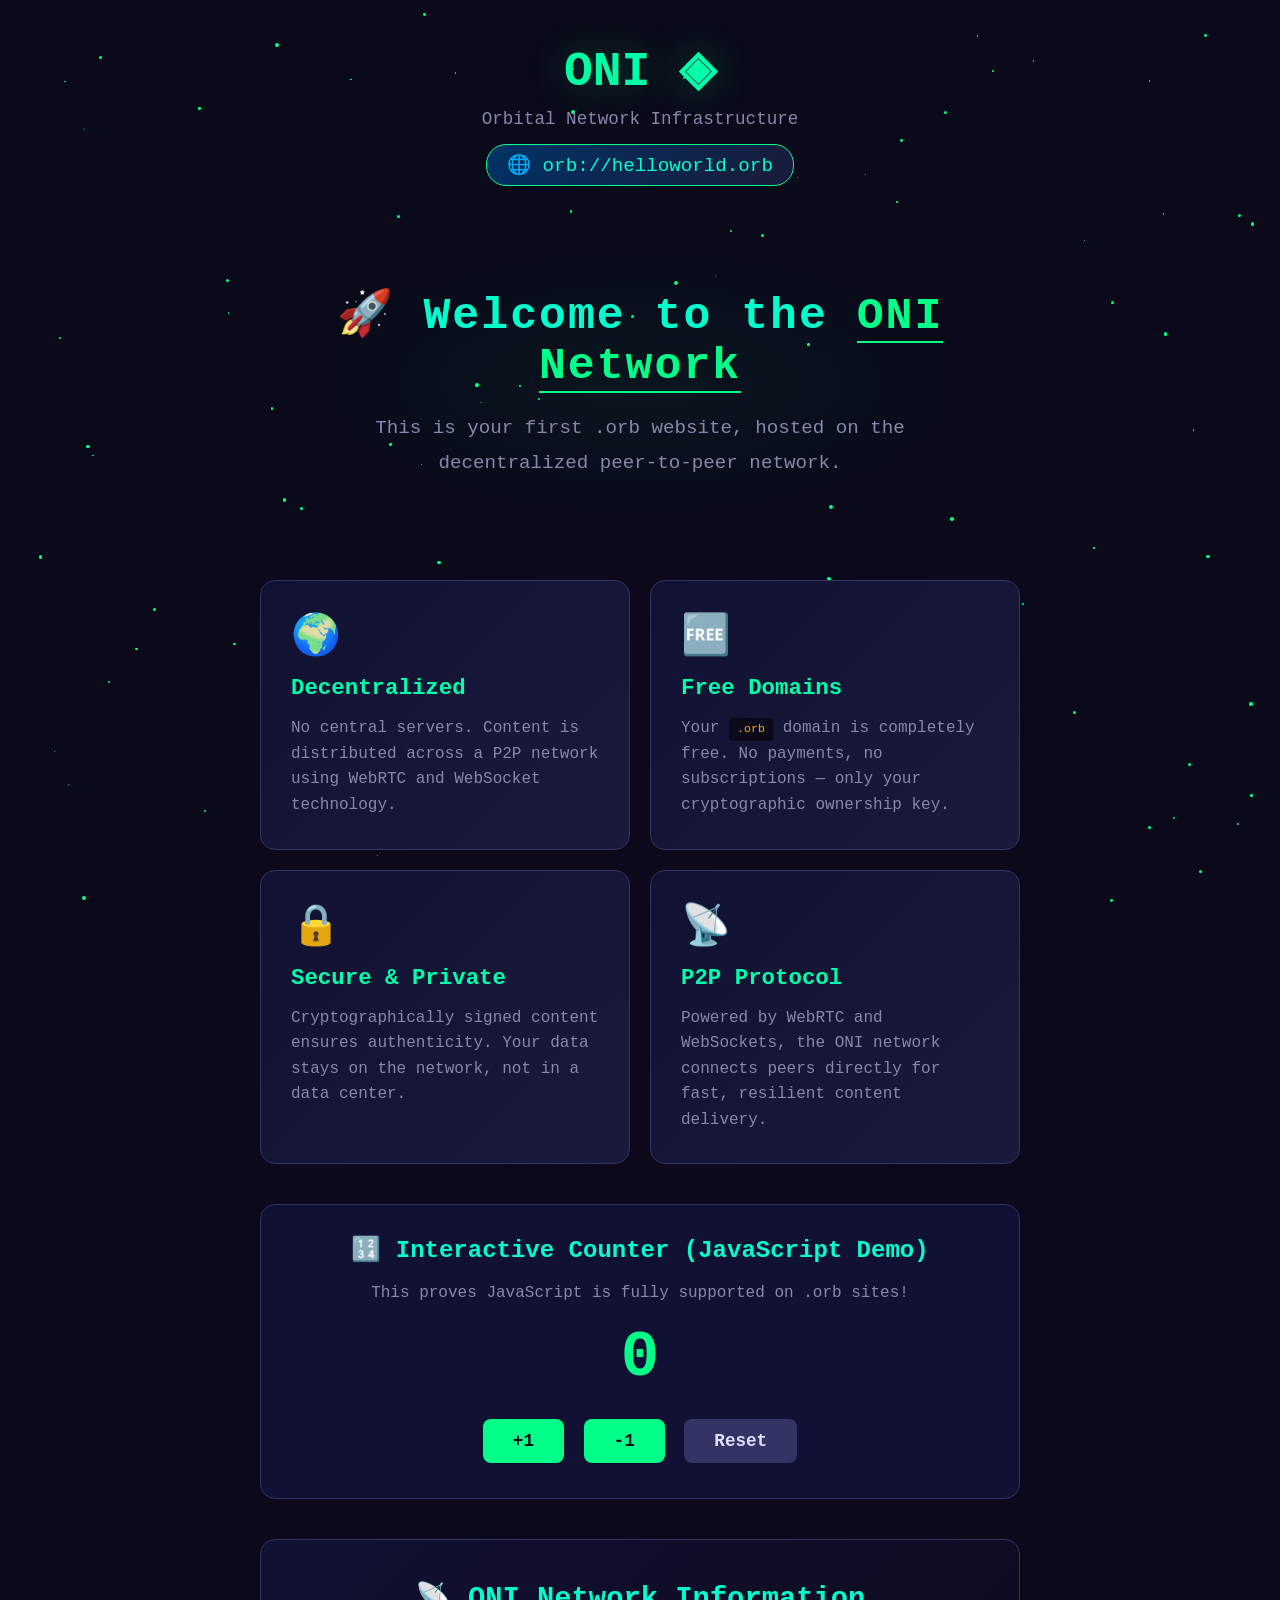
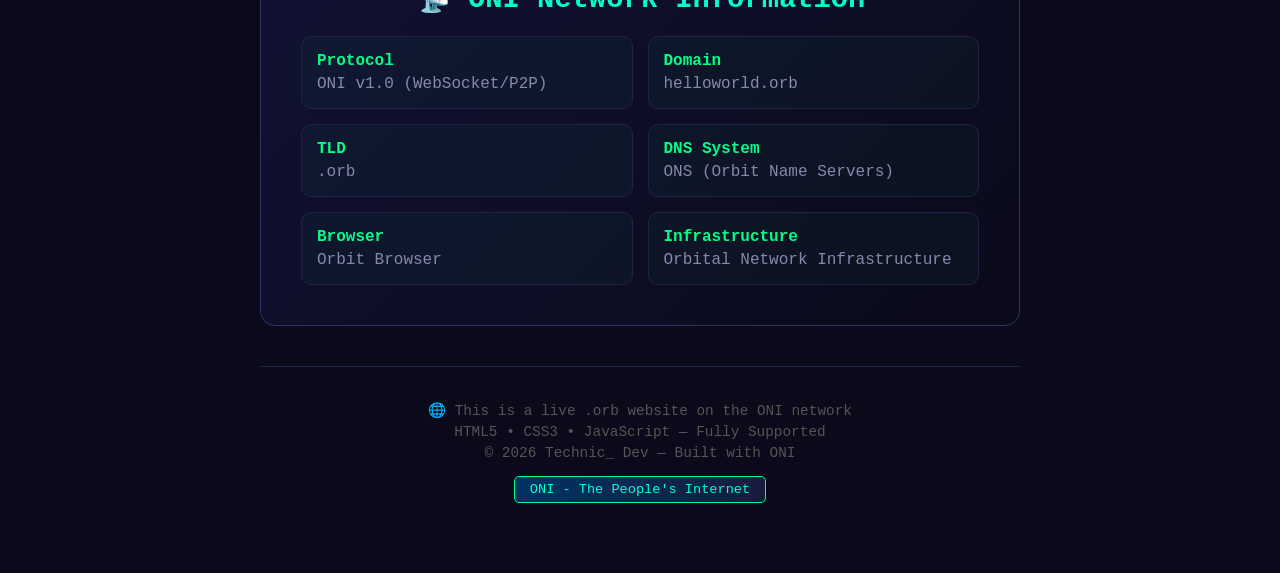
<file: examples/helloworld.orb/index.html>
<!DOCTYPE html>
<html lang="en">
<head>
    <meta charset="UTF-8">
    <meta name="viewport" content="width=device-width, initial-scale=1.0">
    <title>Hello World! - ONI Network</title>
    <style>
        @import url('https://fonts.googleapis.com/css2?family=Orbitron:wght@400;700;900&display=swap');
        
        * { margin: 0; padding: 0; box-sizing: border-box; }
        
        body {
            font-family: 'Courier New', monospace;
            background: #0a0a1a;
            color: #e0e0ff;
            min-height: 100vh;
            overflow-x: hidden;
        }
        
        .stars {
            position: fixed;
            top: 0;
            left: 0;
            width: 100%;
            height: 100%;
            pointer-events: none;
            z-index: 0;
        }
        
        .particle {
            position: absolute;
            width: 2px;
            height: 2px;
            background: #00ff88;
            border-radius: 50%;
            animation: twinkle 3s infinite;
        }
        
        @keyframes twinkle {
            0%, 100% { opacity: 0.1; }
            50% { opacity: 0.8; }
        }
        
        .container {
            position: relative;
            z-index: 1;
            max-width: 800px;
            margin: 0 auto;
            padding: 40px 20px;
        }
        
        /* ONI Header */
        .oni-header {
            text-align: center;
            margin-bottom: 40px;
        }
        
        .oni-logo {
            font-family: 'Courier New', monospace;
            font-size: 3em;
            font-weight: bold;
            background: linear-gradient(45deg, #00ff88, #00ffcc);
            -webkit-background-clip: text;
            -webkit-text-fill-color: transparent;
            text-shadow: 0 0 40px rgba(0, 255, 136, 0.3);
            margin-bottom: 10px;
        }
        
        .oni-subtitle {
            color: #8888aa;
            font-size: 1.1em;
        }
        
        .domain-badge {
            display: inline-block;
            background: linear-gradient(135deg, #003366, #1a1a3a);
            border: 1px solid #00ff88;
            color: #00ffcc;
            padding: 8px 20px;
            border-radius: 20px;
            font-size: 1.2em;
            margin-top: 15px;
        }
        
        /* Hero Section */
        .hero {
            text-align: center;
            padding: 60px 0;
            background: radial-gradient(ellipse at center, rgba(0, 255, 136, 0.05) 0%, transparent 70%);
        }
        
        .hero h1 {
            font-size: 2.8em;
            color: #00ffcc;
            margin-bottom: 20px;
            letter-spacing: 2px;
        }
        
        .hero .highlight {
            color: #00ff88;
            border-bottom: 2px solid #00ff88;
        }
        
        .hero p {
            color: #8888aa;
            font-size: 1.2em;
            line-height: 1.8;
            max-width: 600px;
            margin: 0 auto;
        }
        
        /* Cards */
        .cards {
            display: grid;
            grid-template-columns: repeat(auto-fit, minmax(300px, 1fr));
            gap: 20px;
            margin: 40px 0;
        }
        
        .card {
            background: linear-gradient(135deg, #111133, #1a1a3a);
            border: 1px solid #333366;
            border-radius: 15px;
            padding: 30px;
            transition: all 0.3s ease;
        }
        
        .card:hover {
            border-color: #00ff88;
            transform: translateY(-5px);
            box-shadow: 0 10px 30px rgba(0, 255, 136, 0.1);
        }
        
        .card-icon {
            font-size: 2.5em;
            margin-bottom: 15px;
            display: block;
        }
        
        .card h2 {
            color: #00ffaa;
            font-size: 1.4em;
            margin-bottom: 15px;
        }
        
        .card p {
            color: #8888aa;
            line-height: 1.6;
        }
        
        .card code {
            display: inline-block;
            background: #0a0a1a;
            color: #ffaa00;
            padding: 2px 8px;
            border-radius: 4px;
            font-size: 0.9em;
        }
        
        /* Info Section */
        .info-section {
            background: linear-gradient(135deg, #111133, #0a0a1a);
            border: 1px solid #333366;
            border-radius: 15px;
            padding: 40px;
            margin: 40px 0;
        }
        
        .info-section h2 {
            color: #00ffcc;
            font-size: 1.8em;
            margin-bottom: 20px;
            text-align: center;
        }
        
        .info-grid {
            display: grid;
            grid-template-columns: 1fr 1fr;
            gap: 15px;
        }
        
        .info-item {
            padding: 15px;
            background: rgba(0, 255, 136, 0.03);
            border-radius: 10px;
            border: 1px solid #222244;
        }
        
        .info-item .label {
            color: #00ff88;
            font-weight: bold;
            display: block;
            margin-bottom: 5px;
        }
        
        .info-item .value {
            color: #8888aa;
        }
        
        /* Counter Demo */
        .counter-demo {
            text-align: center;
            padding: 30px;
            background: #111133;
            border: 1px solid #333366;
            border-radius: 15px;
            margin: 40px 0;
        }
        
        .counter-demo h2 {
            color: #00ffcc;
            margin-bottom: 20px;
        }
        
        .counter-number {
            font-size: 4em;
            font-weight: bold;
            color: #00ff88;
            margin: 20px 0;
        }
        
        .counter-btn {
            background: #00ff88;
            color: #0a0a1a;
            border: none;
            padding: 12px 30px;
            font-size: 1.1em;
            font-family: 'Courier New', monospace;
            border-radius: 8px;
            cursor: pointer;
            margin: 5px;
            transition: all 0.3s;
            font-weight: bold;
        }
        
        .counter-btn:hover {
            background: #00ffcc;
            transform: scale(1.05);
        }
        
        .counter-btn.reset {
            background: #333366;
            color: #e0e0ff;
        }
        
        .counter-btn.reset:hover {
            background: #444488;
        }
        
        /* Footer */
        .footer {
            text-align: center;
            padding: 30px;
            border-top: 1px solid #222244;
            margin-top: 40px;
        }
        
        .footer p {
            color: #555;
            font-size: 0.9em;
            margin: 5px 0;
        }
        
        .oni-badge {
            display: inline-block;
            background: linear-gradient(135deg, #003366, #1a1a3a);
            border: 1px solid #00ff88;
            color: #00ffcc;
            padding: 5px 15px;
            border-radius: 5px;
            font-size: 0.85em;
            margin-top: 10px;
        }
        
        /* Responsive */
        @media (max-width: 600px) {
            .hero h1 { font-size: 2em; }
            .info-grid { grid-template-columns: 1fr; }
            .oni-logo { font-size: 2em; }
        }
    </style>
</head>
<body>
    <div class="stars" id="stars"></div>
    
    <div class="container">
        <div class="oni-header">
            <div class="oni-logo">ONI ◈</div>
            <div class="oni-subtitle">Orbital Network Infrastructure</div>
            <div class="domain-badge">🌐 orb://helloworld.orb</div>
        </div>
        
        <div class="hero">
            <h1>🚀 Welcome to the <span class="highlight">ONI Network</span></h1>
            <p>This is your first .orb website, hosted on the decentralized peer-to-peer network.</p>
        </div>
        
        <div class="cards">
            <div class="card">
                <span class="card-icon">🌍</span>
                <h2>Decentralized</h2>
                <p>No central servers. Content is distributed across a P2P network using WebRTC and WebSocket technology.</p>
            </div>
            
            <div class="card">
                <span class="card-icon">🆓</span>
                <h2>Free Domains</h2>
                <p>Your <code>.orb</code> domain is completely free. No payments, no subscriptions — only your cryptographic ownership key.</p>
            </div>
            
            <div class="card">
                <span class="card-icon">🔒</span>
                <h2>Secure & Private</h2>
                <p>Cryptographically signed content ensures authenticity. Your data stays on the network, not in a data center.</p>
            </div>
            
            <div class="card">
                <span class="card-icon">📡</span>
                <h2>P2P Protocol</h2>
                <p>Powered by WebRTC and WebSockets, the ONI network connects peers directly for fast, resilient content delivery.</p>
            </div>
        </div>
        
        <div class="counter-demo">
            <h2>🔢 Interactive Counter (JavaScript Demo)</h2>
            <p style="color:#8888aa;margin-bottom:15px;">This proves JavaScript is fully supported on .orb sites!</p>
            <div class="counter-number" id="counter">0</div>
            <button class="counter-btn" onclick="increment()">+1</button>
            <button class="counter-btn" onclick="decrement()">-1</button>
            <button class="counter-btn reset" onclick="resetCounter()">Reset</button>
        </div>
        
        <div class="info-section">
            <h2>📡 ONI Network Information</h2>
            <div class="info-grid">
                <div class="info-item">
                    <span class="label">Protocol</span>
                    <span class="value">ONI v1.0 (WebSocket/P2P)</span>
                </div>
                <div class="info-item">
                    <span class="label">Domain</span>
                    <span class="value">helloworld.orb</span>
                </div>
                <div class="info-item">
                    <span class="label">TLD</span>
                    <span class="value">.orb</span>
                </div>
                <div class="info-item">
                    <span class="label">DNS System</span>
                    <span class="value">ONS (Orbit Name Servers)</span>
                </div>
                <div class="info-item">
                    <span class="label">Browser</span>
                    <span class="value">Orbit Browser</span>
                </div>
                <div class="info-item">
                    <span class="label">Infrastructure</span>
                    <span class="value">Orbital Network Infrastructure</span>
                </div>
            </div>
        </div>
        
        <div class="footer">
            <p>🌐 This is a live .orb website on the ONI network</p>
            <p>HTML5 • CSS3 • JavaScript — Fully Supported</p>
            <p>© 2026 Technic_ Dev — Built with ONI</p>
            <div class="oni-badge">ONI - The People's Internet</div>
        </div>
    </div>
    
    <script>
        // Generate stars
        const starsContainer = document.getElementById('stars');
        for (let i = 0; i < 100; i++) {
            const star = document.createElement('div');
            star.className = 'particle';
            star.style.left = Math.random() * 100 + '%';
            star.style.top = Math.random() * 100 + '%';
            star.style.animationDelay = Math.random() * 3 + 's';
            star.style.width = star.style.height = (Math.random() * 3 + 1) + 'px';
            starsContainer.appendChild(star);
        }
        
        // Counter
        let count = 0;
        const counterDisplay = document.getElementById('counter');
        
        function updateDisplay() {
            counterDisplay.textContent = count;
            counterDisplay.style.transform = 'scale(1.2)';
            setTimeout(() => counterDisplay.style.transform = 'scale(1)', 200);
        }
        
        function increment() { count++; updateDisplay(); }
        function decrement() { count--; updateDisplay(); }
        function resetCounter() { count = 0; updateDisplay(); }
        
        console.log('🌐 Hello from the ONI Network!');
        console.log('📡 Domain: helloworld.orb');
        console.log('🚀 ONI protocol loaded successfully');
    </script>
</body>
</html>
</file>
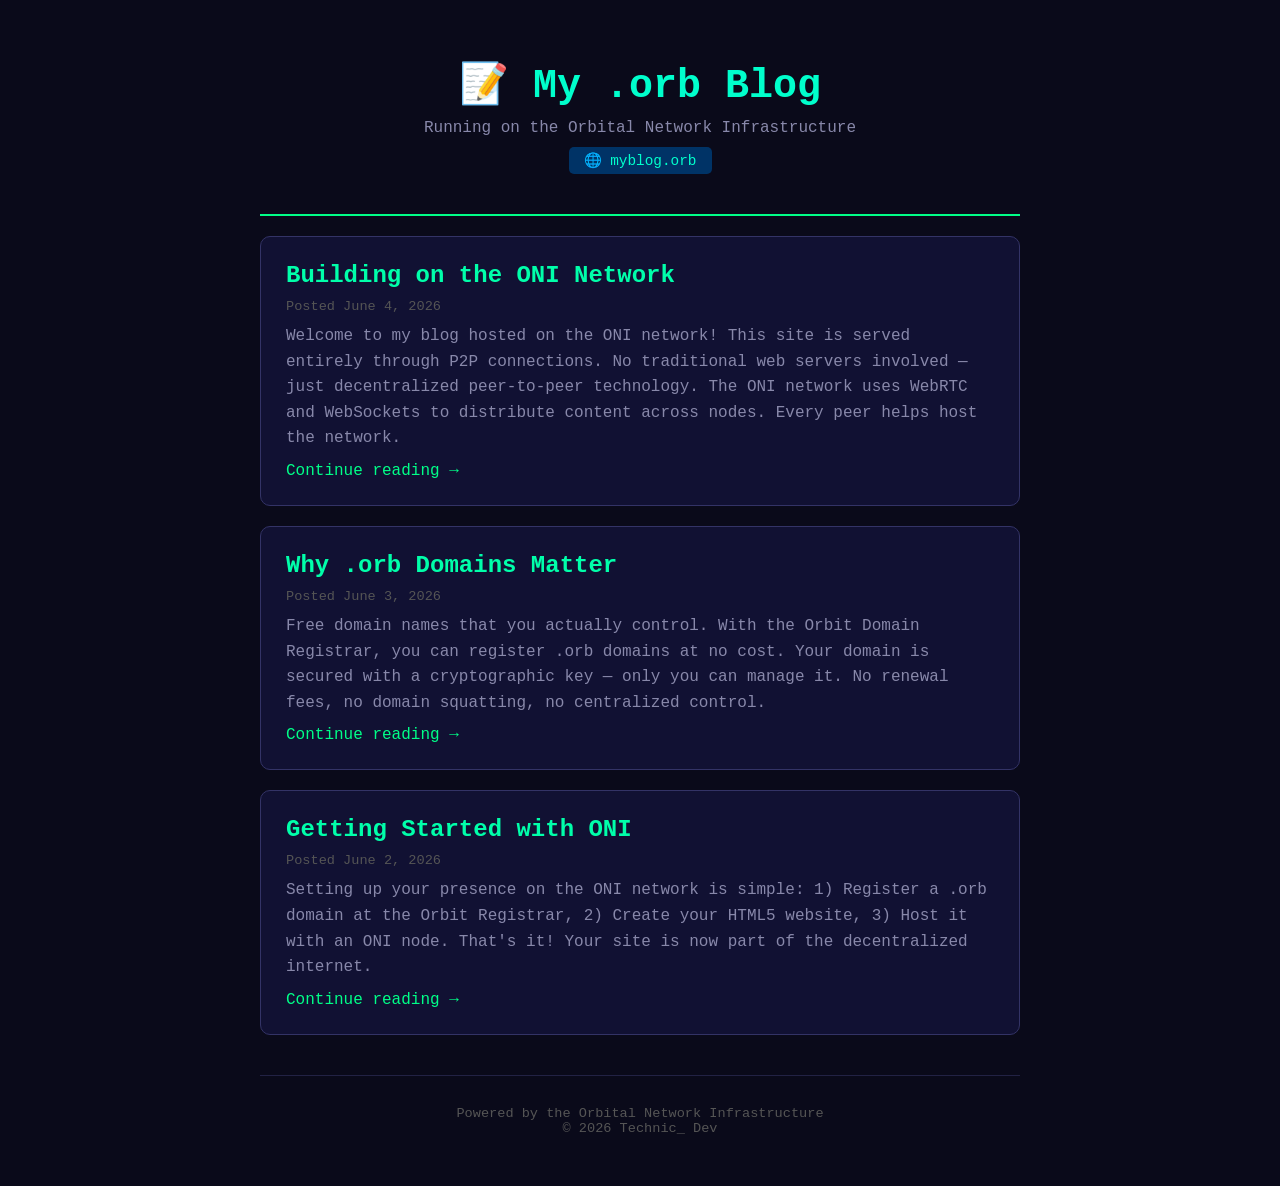
<file: examples/myblog.orb/index.html>
<!DOCTYPE html>
<html lang="en">
<head>
    <meta charset="UTF-8">
    <meta name="viewport" content="width=device-width, initial-scale=1.0">
    <title>My .orb Blog</title>
    <style>
        * { margin: 0; padding: 0; box-sizing: border-box; }
        body {
            font-family: 'Courier New', monospace;
            background: #0a0a1a;
            color: #e0e0ff;
        }
        .container { max-width: 800px; margin: 0 auto; padding: 20px; }
        header {
            text-align: center;
            padding: 40px 0;
            border-bottom: 2px solid #00ff88;
        }
        header h1 { color: #00ffcc; font-size: 2.5em; }
        header .tagline { color: #8888aa; margin-top: 10px; }
        .post {
            background: #111133;
            border: 1px solid #333366;
            border-radius: 10px;
            padding: 25px;
            margin: 20px 0;
        }
        .post h2 { color: #00ffaa; margin-bottom: 10px; }
        .post .date { color: #555; font-size: 0.85em; }
        .post p { color: #8888aa; line-height: 1.6; margin-top: 10px; }
        .post .read-more {
            display: inline-block;
            margin-top: 10px;
            color: #00ff88;
            text-decoration: none;
        }
        .domain-badge {
            display: inline-block;
            background: #003366;
            color: #00ffcc;
            padding: 5px 15px;
            border-radius: 5px;
            font-size: 0.9em;
            margin-top: 10px;
        }
        footer {
            text-align: center;
            padding: 30px;
            color: #555;
            font-size: 0.85em;
            border-top: 1px solid #222244;
            margin-top: 40px;
        }
    </style>
</head>
<body>
    <div class="container">
        <header>
            <h1>📝 My .orb Blog</h1>
            <p class="tagline">Running on the Orbital Network Infrastructure</p>
            <div class="domain-badge">🌐 myblog.orb</div>
        </header>
        
        <div class="post">
            <h2>Building on the ONI Network</h2>
            <div class="date">Posted June 4, 2026</div>
            <p>Welcome to my blog hosted on the ONI network! This site is served entirely through P2P connections. No traditional web servers involved — just decentralized peer-to-peer technology. The ONI network uses WebRTC and WebSockets to distribute content across nodes. Every peer helps host the network.</p>
            <a href="#" class="read-more">Continue reading →</a>
        </div>
        
        <div class="post">
            <h2>Why .orb Domains Matter</h2>
            <div class="date">Posted June 3, 2026</div>
            <p>Free domain names that you actually control. With the Orbit Domain Registrar, you can register .orb domains at no cost. Your domain is secured with a cryptographic key — only you can manage it. No renewal fees, no domain squatting, no centralized control.</p>
            <a href="#" class="read-more">Continue reading →</a>
        </div>
        
        <div class="post">
            <h2>Getting Started with ONI</h2>
            <div class="date">Posted June 2, 2026</div>
            <p>Setting up your presence on the ONI network is simple: 1) Register a .orb domain at the Orbit Registrar, 2) Create your HTML5 website, 3) Host it with an ONI node. That's it! Your site is now part of the decentralized internet.</p>
            <a href="#" class="read-more">Continue reading →</a>
        </div>
        
        <footer>
            <p>Powered by the Orbital Network Infrastructure</p>
            <p>© 2026 Technic_ Dev</p>
        </footer>
    </div>
</body>
</html>
</file>
